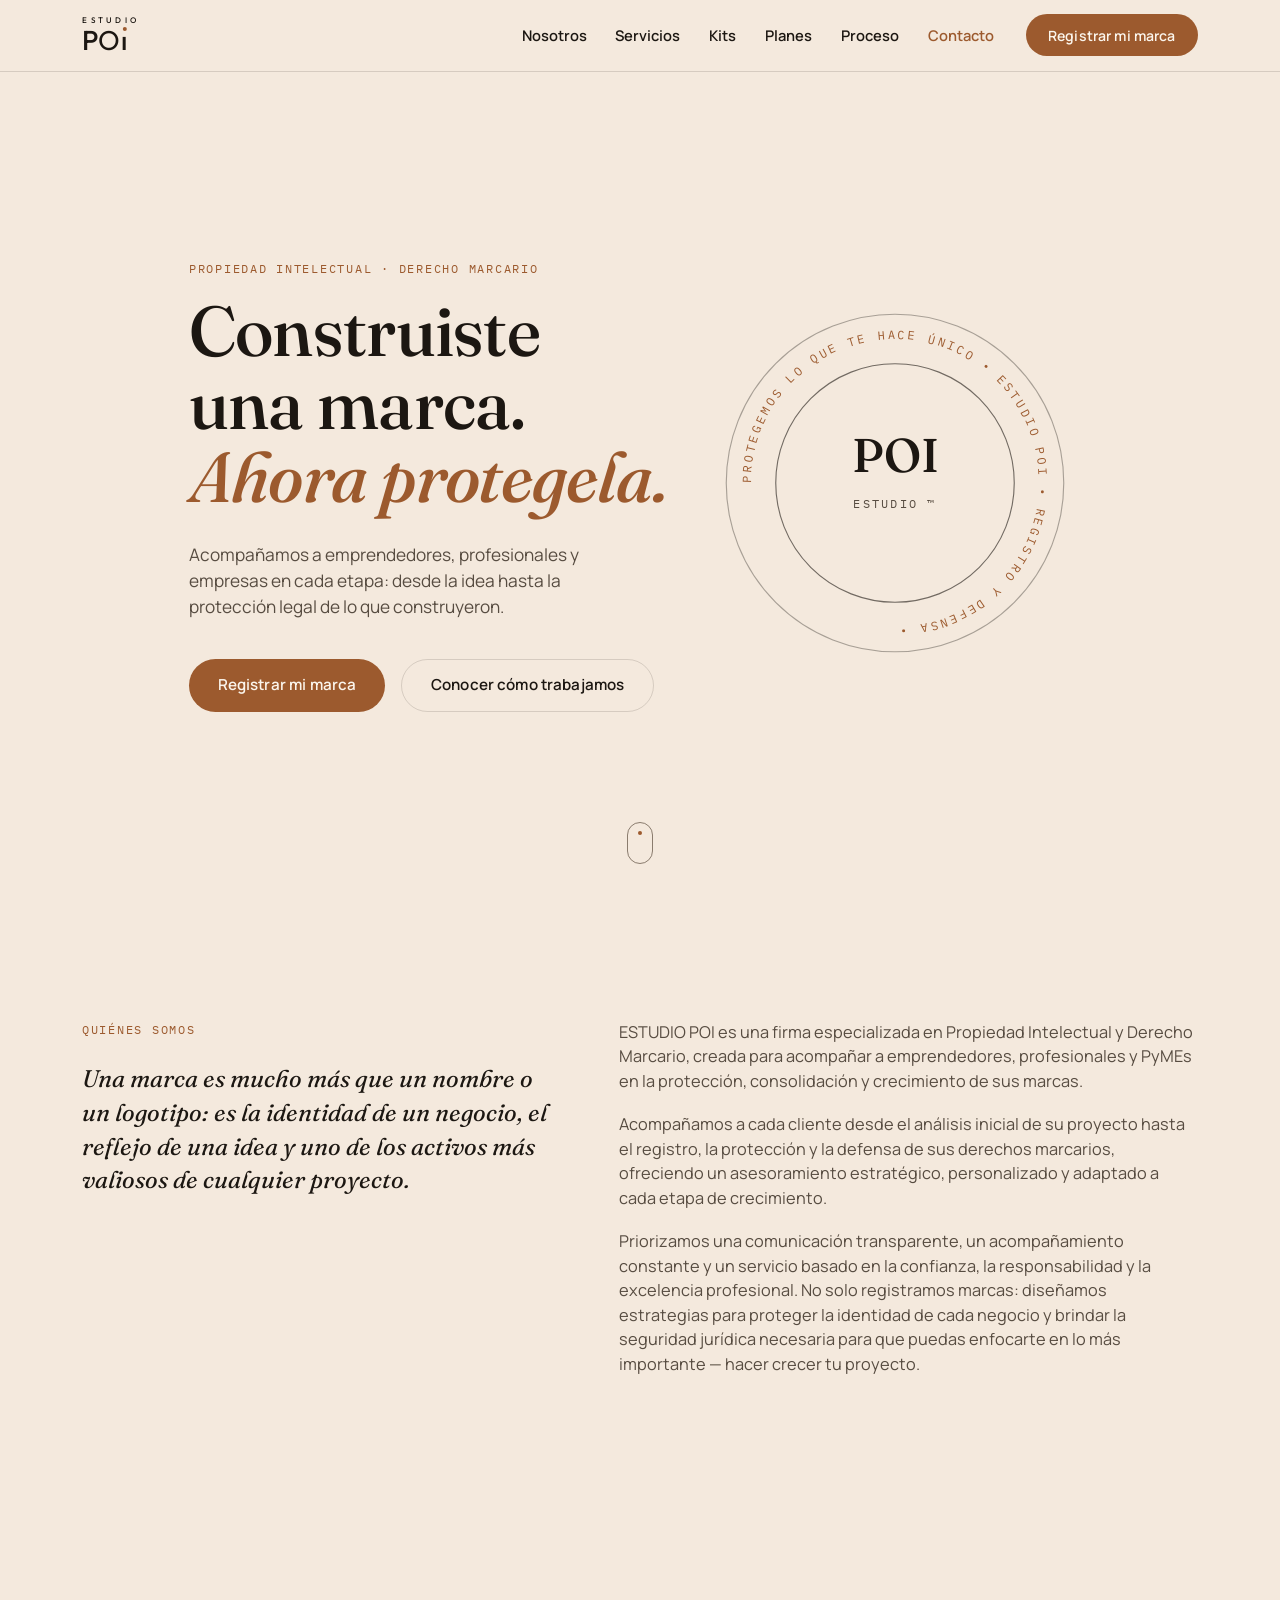
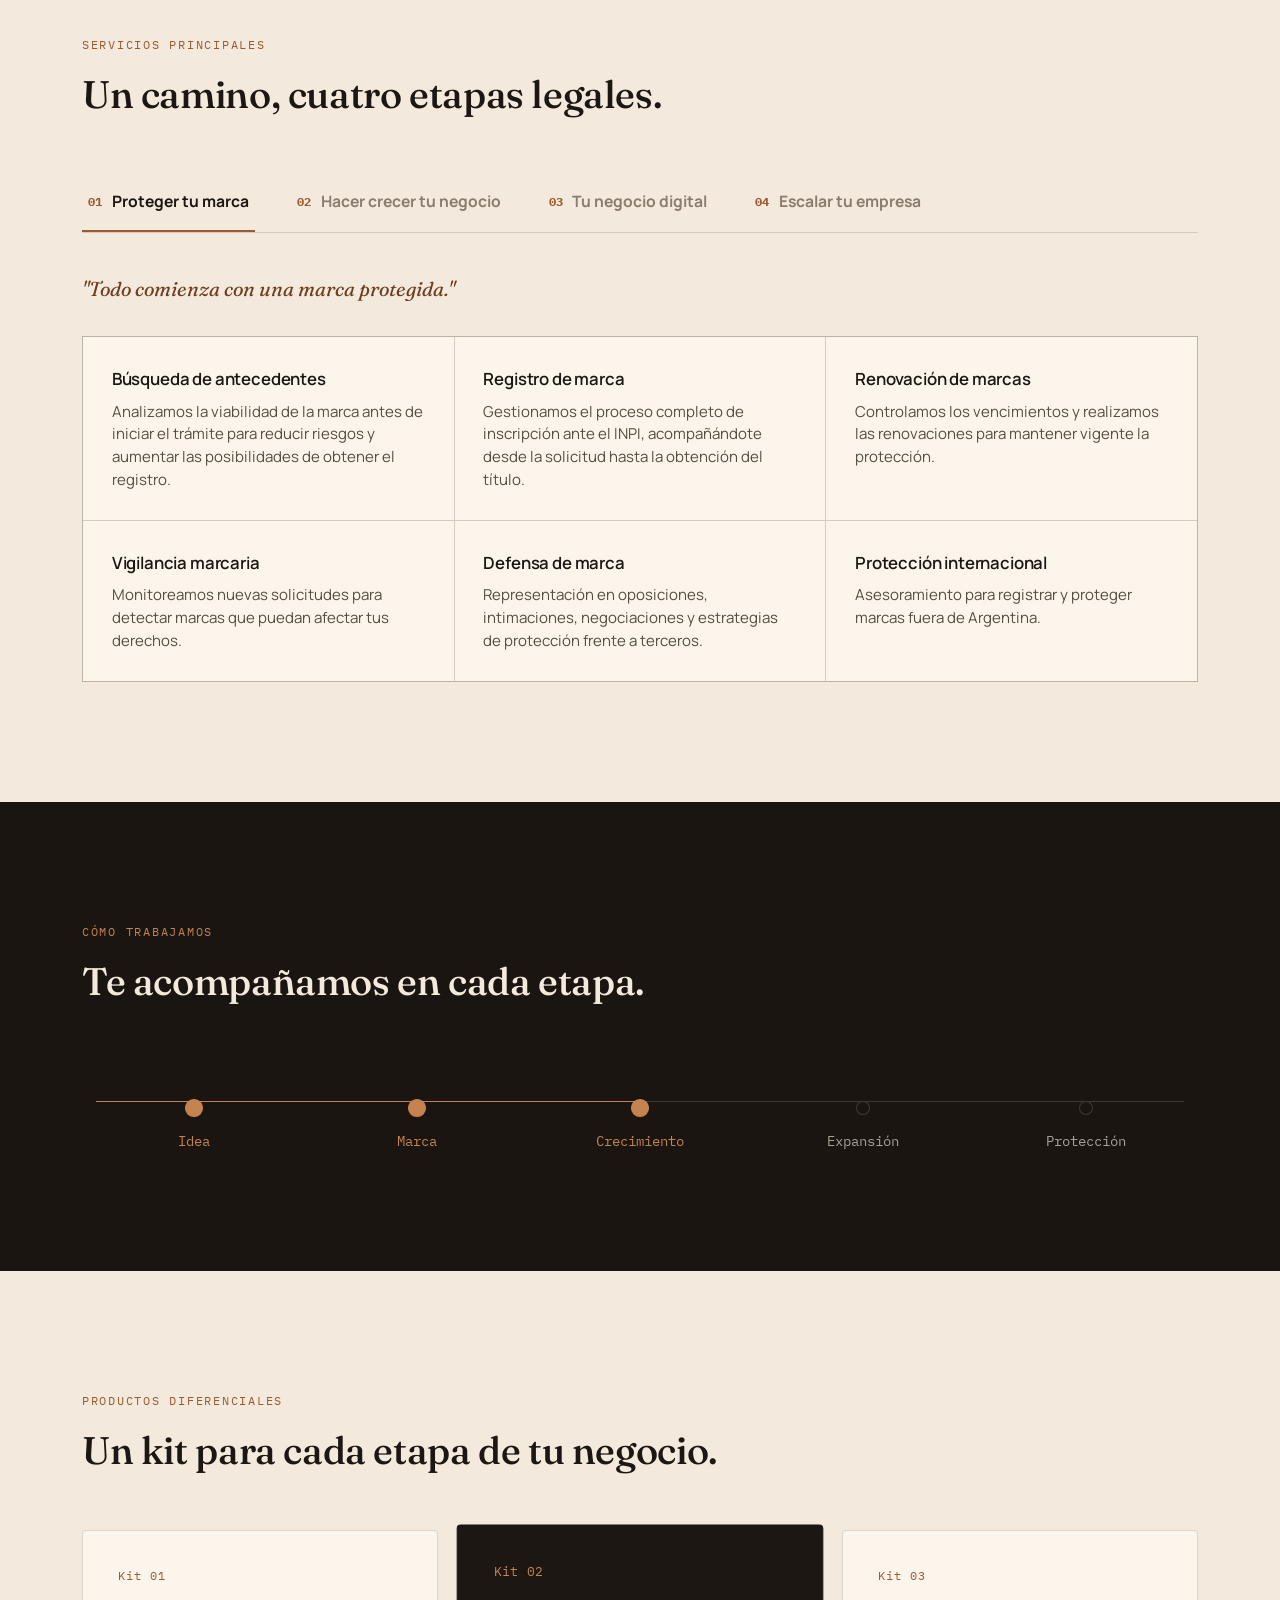
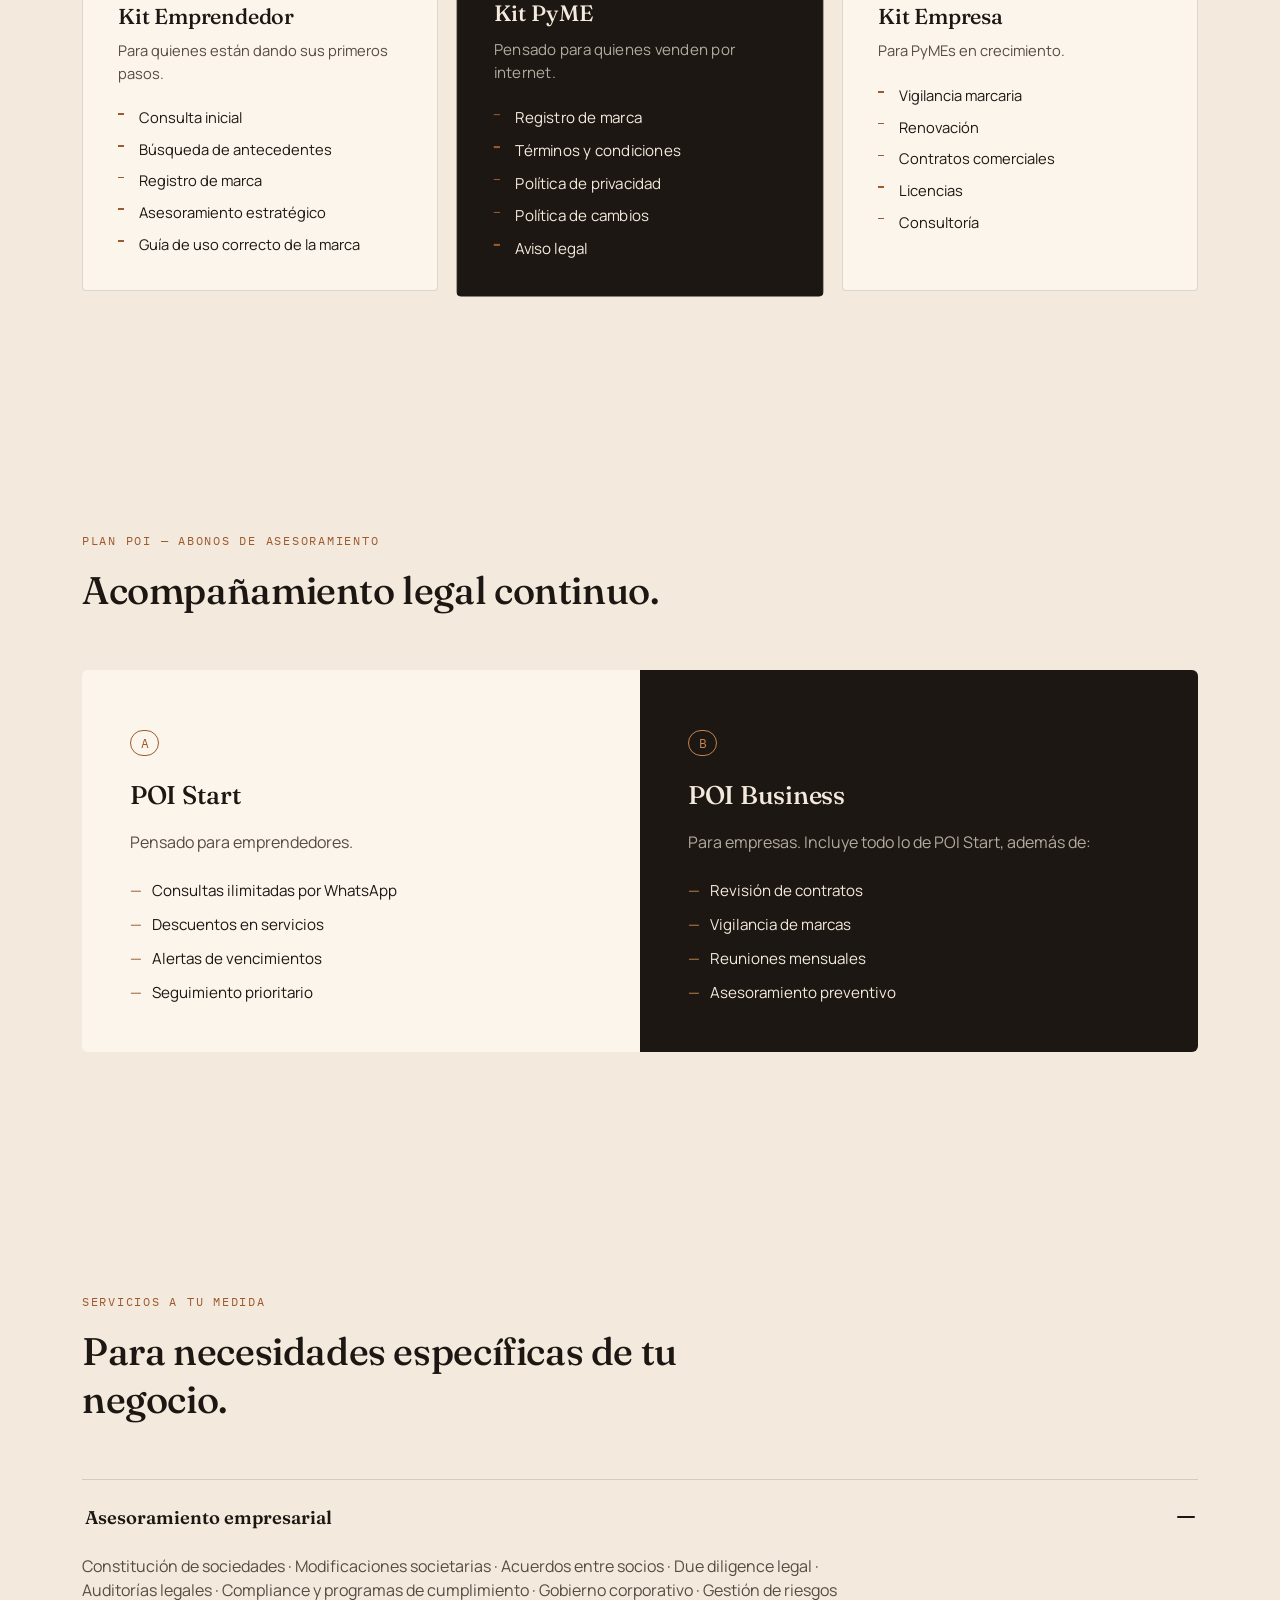
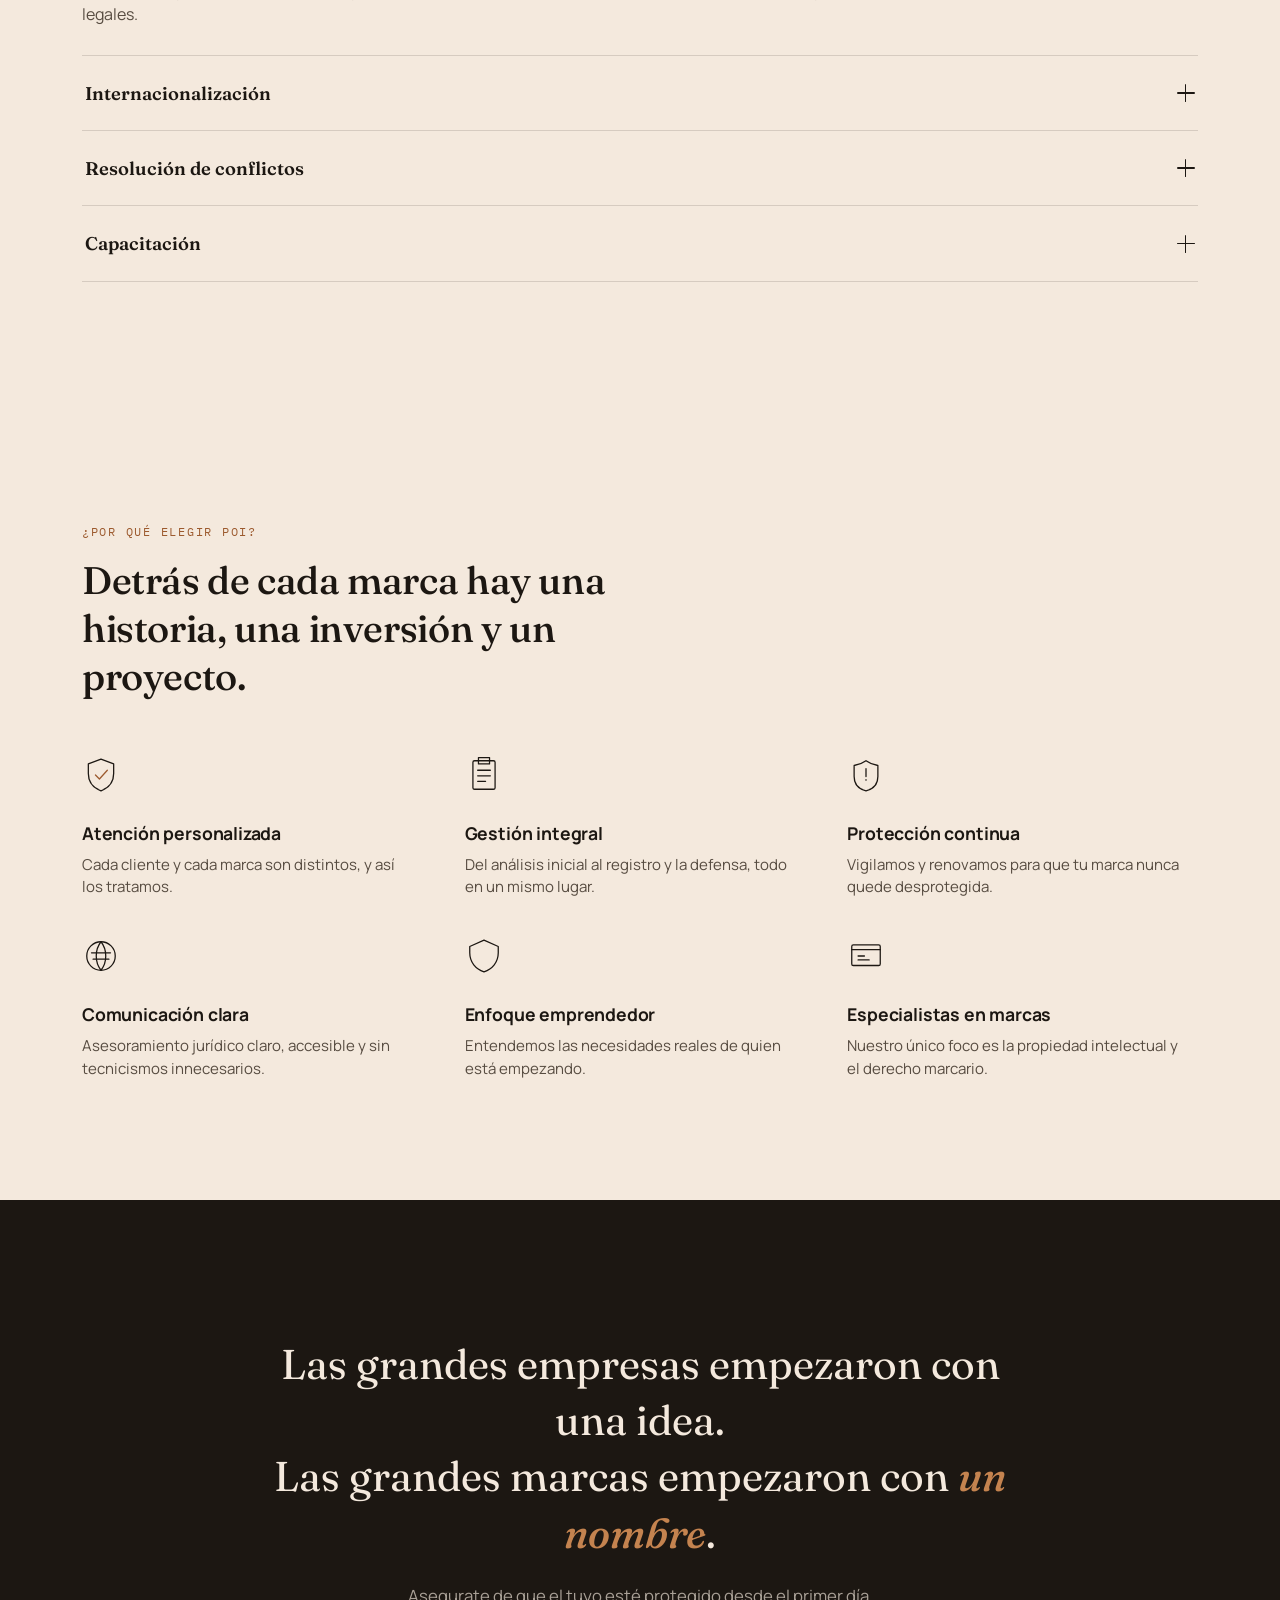
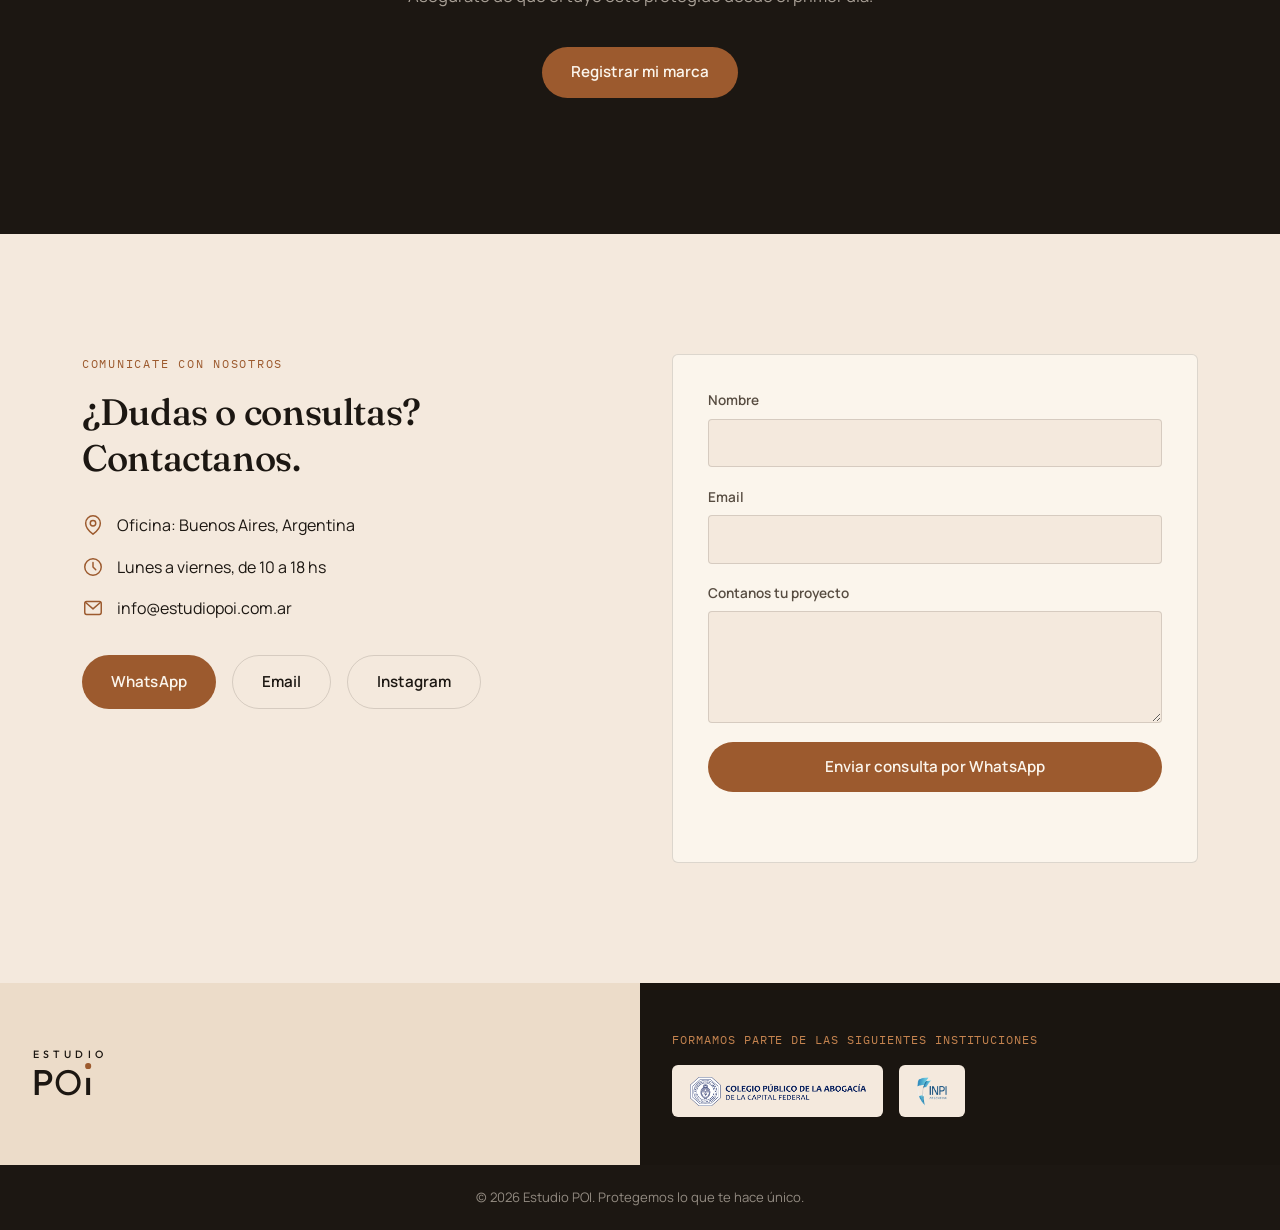
<file: index.html>
<!DOCTYPE html>
<html lang="es">
<head>
<meta charset="UTF-8">
<meta name="viewport" content="width=device-width, initial-scale=1.0">
<title>Estudio POI — Protegemos lo que te hace único</title>
<meta name="description" content="Estudio POI: firma especializada en Propiedad Intelectual y Derecho Marcario. Registro, defensa y estrategia legal para marcas, emprendimientos y empresas.">
<link rel="icon" href="assets/favicon.svg" type="image/svg+xml">
<link rel="preconnect" href="https://fonts.googleapis.com">
<link rel="preconnect" href="https://fonts.gstatic.com" crossorigin>
<link href="https://fonts.googleapis.com/css2?family=Fraunces:ital,opsz,wght@0,9..144,300;0,9..144,400;0,9..144,500;0,9..144,600;1,9..144,400;1,9..144,500&family=Manrope:wght@400;500;600;700;800&family=IBM+Plex+Mono:wght@400;500&family=Outfit:wght@400;500;600&display=swap" rel="stylesheet">
<link rel="stylesheet" href="styles.css">
</head>
<body>

<!-- ============ NAV ============ -->
<header class="nav" id="nav">
  <div class="nav__inner">
    <a href="#top" class="nav__brand" aria-label="Estudio POI">
      <span class="brand-mark brand-mark--nav">
        <span class="brand-mark__estudio">Estudio</span>
        <span class="brand-mark__poi">P<span class="brand-mark__o">O</span><span class="brand-mark__i">ı<i class="brand-mark__dot"></i></span></span>
      </span>
    </a>
    <nav class="nav__links" id="navLinks">
      <a href="#nosotros">Nosotros</a>
      <a href="#servicios">Servicios</a>
      <a href="#kits">Kits</a>
      <a href="#planes">Planes</a>
      <a href="#proceso">Proceso</a>
      <a href="#contacto">Contacto</a>
    </nav>
    <a href="#contacto" class="btn btn--copper nav__cta">Registrar mi marca</a>
    <button class="nav__burger" id="navBurger" aria-label="Abrir menú" aria-expanded="false">
      <span></span><span></span><span></span>
    </button>
  </div>
</header>

<main id="top">

  <!-- ============ HERO ============ -->
  <section class="hero">
    <div class="hero__grain" aria-hidden="true"></div>
    <div class="hero__inner">
      <div class="hero__copy">
        <p class="eyebrow">Propiedad Intelectual · Derecho Marcario</p>
        <h1 class="hero__title">
          Construiste<br>
          una marca.<br>
          <em>Ahora protegela.</em>
        </h1>
        <p class="hero__lede">Acompañamos a emprendedores, profesionales y empresas en cada etapa: desde la idea hasta la protección legal de lo que construyeron.</p>
        <div class="hero__actions">
          <a href="#contacto" class="btn btn--copper">Registrar mi marca</a>
          <a href="#nosotros" class="btn btn--ghost">Conocer cómo trabajamos</a>
        </div>
      </div>
      <div class="hero__seal-wrap">
        <div class="seal" id="hero-seal">
          <svg viewBox="0 0 320 320" class="seal__svg">
            <defs>
              <path id="sealCircleTop" d="M 160,160 m -128,0 a 128,128 0 1,1 256,0 a 128,128 0 1,1 -256,0"/>
            </defs>
            <circle class="seal__ring-outer" cx="160" cy="160" r="150"/>
            <circle class="seal__ring-inner" cx="160" cy="160" r="106"/>
            <text class="seal__text">
              <textPath href="#sealCircleTop" startOffset="0%">PROTEGEMOS LO QUE TE HACE ÚNICO • ESTUDIO POI • REGISTRO Y DEFENSA •</textPath>
            </text>
            <g class="seal__center">
              <text x="160" y="150" class="seal__poi">POI</text>
              <text x="160" y="182" class="seal__tm">ESTUDIO ™</text>
            </g>
          </svg>
          <div class="seal__stamp-ring" aria-hidden="true"></div>
        </div>
      </div>
    </div>
    <button class="scroll-cue" id="scrollCue" aria-label="Bajar a la siguiente sección">
      <span></span>
    </button>
  </section>

  <!-- ============ QUIENES SOMOS ============ -->
  <section class="section about" id="nosotros">
    <div class="section__inner about__grid">
      <div class="about__label reveal">
        <p class="eyebrow">Quiénes somos</p>
        <p class="about__quote">Una marca es mucho más que un nombre o un logotipo: es la identidad de un negocio, el reflejo de una idea y uno de los activos más valiosos de cualquier proyecto.</p>
      </div>
      <div class="about__body reveal">
        <p>ESTUDIO POI es una firma especializada en Propiedad Intelectual y Derecho Marcario, creada para acompañar a emprendedores, profesionales y PyMEs en la protección, consolidación y crecimiento de sus marcas.</p>
        <p>Acompañamos a cada cliente desde el análisis inicial de su proyecto hasta el registro, la protección y la defensa de sus derechos marcarios, ofreciendo un asesoramiento estratégico, personalizado y adaptado a cada etapa de crecimiento.</p>
        <p>Priorizamos una comunicación transparente, un acompañamiento constante y un servicio basado en la confianza, la responsabilidad y la excelencia profesional. No solo registramos marcas: diseñamos estrategias para proteger la identidad de cada negocio y brindar la seguridad jurídica necesaria para que puedas enfocarte en lo más importante — hacer crecer tu proyecto.</p>
      </div>
    </div>
  </section>

  <!-- ============ SERVICIOS PRINCIPALES ============ -->
  <section class="section services" id="servicios">
    <div class="section__inner">
      <div class="section__head reveal">
        <p class="eyebrow">Servicios principales</p>
        <h2>Un camino, cuatro etapas legales.</h2>
      </div>

      <div class="tabs reveal" id="serviceTabs">
        <div class="tabs__nav" role="tablist">
          <button class="tabs__btn is-active" data-tab="0" role="tab" aria-selected="true">
            <span class="tabs__num">01</span>
            <span class="tabs__label">Proteger tu marca</span>
          </button>
          <button class="tabs__btn" data-tab="1" role="tab" aria-selected="false">
            <span class="tabs__num">02</span>
            <span class="tabs__label">Hacer crecer tu negocio</span>
          </button>
          <button class="tabs__btn" data-tab="2" role="tab" aria-selected="false">
            <span class="tabs__num">03</span>
            <span class="tabs__label">Tu negocio digital</span>
          </button>
          <button class="tabs__btn" data-tab="3" role="tab" aria-selected="false">
            <span class="tabs__num">04</span>
            <span class="tabs__label">Escalar tu empresa</span>
          </button>
        </div>

        <div class="tabs__panels">
          <!-- 01 -->
          <div class="tabs__panel is-active" data-panel="0">
            <p class="tabs__intro">"Todo comienza con una marca protegida."</p>
            <div class="service-grid">
              <div class="service-item">
                <h3>Búsqueda de antecedentes</h3>
                <p>Analizamos la viabilidad de la marca antes de iniciar el trámite para reducir riesgos y aumentar las posibilidades de obtener el registro.</p>
              </div>
              <div class="service-item">
                <h3>Registro de marca</h3>
                <p>Gestionamos el proceso completo de inscripción ante el INPI, acompañándote desde la solicitud hasta la obtención del título.</p>
              </div>
              <div class="service-item">
                <h3>Renovación de marcas</h3>
                <p>Controlamos los vencimientos y realizamos las renovaciones para mantener vigente la protección.</p>
              </div>
              <div class="service-item">
                <h3>Vigilancia marcaria</h3>
                <p>Monitoreamos nuevas solicitudes para detectar marcas que puedan afectar tus derechos.</p>
              </div>
              <div class="service-item">
                <h3>Defensa de marca</h3>
                <p>Representación en oposiciones, intimaciones, negociaciones y estrategias de protección frente a terceros.</p>
              </div>
              <div class="service-item">
                <h3>Protección internacional</h3>
                <p>Asesoramiento para registrar y proteger marcas fuera de Argentina.</p>
              </div>
            </div>
          </div>

          <!-- 02 -->
          <div class="tabs__panel" data-panel="1">
            <p class="tabs__intro">"Cuando tu emprendimiento crece, también aparecen nuevos desafíos legales."</p>
            <div class="service-grid">
              <div class="service-item service-item--wide">
                <h3>Contratos comerciales</h3>
                <p>Diseñamos contratos adaptados a cada etapa del negocio: prestación de servicios, proveedores, acuerdos comerciales, freelancers, colaboraciones, influencers, distribución y representación comercial.</p>
              </div>
              <div class="service-item">
                <h3>Contratos de confidencialidad (NDA)</h3>
                <p>Protegé tus ideas, desarrollos, información y proyectos antes de compartirlos con terceros. Ideal para startups, programadores, agencias y empresas tecnológicas.</p>
              </div>
              <div class="service-item">
                <h3>Licencias de uso</h3>
                <p>Si querés permitir que terceros utilicen tu marca, desarrollamos contratos de licencia adaptados a tu negocio.</p>
              </div>
              <div class="service-item">
                <h3>Cesión de marca</h3>
                <p>Gestionamos la transferencia legal de marcas registradas entre personas o empresas.</p>
              </div>
            </div>
          </div>

          <!-- 03 -->
          <div class="tabs__panel" data-panel="2">
            <p class="tabs__intro">"El mundo digital también necesita respaldo legal."</p>
            <div class="service-grid">
              <div class="service-item">
                <h3>Términos y condiciones</h3>
                <p>Redactamos los términos legales para páginas web, plataformas y tiendas online.</p>
              </div>
              <div class="service-item">
                <h3>Política de privacidad</h3>
                <p>Adecuamos tu sitio web al tratamiento responsable de datos personales.</p>
              </div>
              <div class="service-item">
                <h3>Política de cambios y devoluciones</h3>
                <p>Especialmente pensada para e-commerce.</p>
              </div>
              <div class="service-item">
                <h3>Aviso legal</h3>
                <p>Toda la documentación jurídica necesaria para operar con transparencia.</p>
              </div>
              <div class="service-item service-item--wide">
                <h3>Asesoramiento para tiendas online</h3>
                <p>Acompañamos negocios digitales en el cumplimiento de la normativa aplicable: información obligatoria, derechos del consumidor, protección de datos, medios de pago, publicidad digital y comercio electrónico.</p>
              </div>
            </div>
          </div>

          <!-- 04 -->
          <div class="tabs__panel" data-panel="3">
            <p class="tabs__intro">"Cuando tu negocio deja de ser un emprendimiento y comienza a convertirse en una empresa."</p>
            <div class="service-grid">
              <div class="service-item service-item--wide">
                <h3>Franquicias</h3>
                <p>Asesoramiento integral para quienes desean expandir su modelo de negocio mediante franquicias: contrato de franquicia, manual legal, protección marcaria, licencias y estrategia de expansión.</p>
              </div>
            </div>
          </div>
        </div>
      </div>
    </div>
  </section>

  <!-- ============ PROCESO ============ -->
  <section class="section process" id="proceso">
    <div class="section__inner">
      <div class="section__head reveal">
        <p class="eyebrow eyebrow--light">Cómo trabajamos</p>
        <h2 class="light-heading">Te acompañamos en cada etapa.</h2>
      </div>
      <div class="stepper reveal" id="stepper">
        <div class="stepper__line"><div class="stepper__line-fill" id="stepperFill"></div></div>
        <div class="stepper__step" data-step="0">
          <span class="stepper__dot"></span>
          <span class="stepper__label">Idea</span>
        </div>
        <div class="stepper__step" data-step="1">
          <span class="stepper__dot"></span>
          <span class="stepper__label">Marca</span>
        </div>
        <div class="stepper__step" data-step="2">
          <span class="stepper__dot"></span>
          <span class="stepper__label">Crecimiento</span>
        </div>
        <div class="stepper__step" data-step="3">
          <span class="stepper__dot"></span>
          <span class="stepper__label">Expansión</span>
        </div>
        <div class="stepper__step stepper__step--final" data-step="4" id="finalStep">
          <span class="stepper__dot stepper__dot--stamp"></span>
          <span class="stepper__label">Protección</span>
        </div>
      </div>
    </div>
  </section>

  <!-- ============ KITS ============ -->
  <section class="section kits" id="kits">
    <div class="section__inner">
      <div class="section__head reveal">
        <p class="eyebrow">Productos diferenciales</p>
        <h2>Un kit para cada etapa de tu negocio.</h2>
      </div>
      <div class="kit-grid reveal">
        <article class="kit-card">
          <p class="kit-card__num">Kit 01</p>
          <h3>Kit Emprendedor</h3>
          <p class="kit-card__for">Para quienes están dando sus primeros pasos.</p>
          <ul>
            <li>Consulta inicial</li>
            <li>Búsqueda de antecedentes</li>
            <li>Registro de marca</li>
            <li>Asesoramiento estratégico</li>
            <li>Guía de uso correcto de la marca</li>
          </ul>
        </article>
        <article class="kit-card kit-card--featured">
          <p class="kit-card__num">Kit 02</p>
          <h3>Kit PyME</h3>
          <p class="kit-card__for">Pensado para quienes venden por internet.</p>
          <ul>
            <li>Registro de marca</li>
            <li>Términos y condiciones</li>
            <li>Política de privacidad</li>
            <li>Política de cambios</li>
            <li>Aviso legal</li>
          </ul>
        </article>
        <article class="kit-card">
          <p class="kit-card__num">Kit 03</p>
          <h3>Kit Empresa</h3>
          <p class="kit-card__for">Para PyMEs en crecimiento.</p>
          <ul>
            <li>Vigilancia marcaria</li>
            <li>Renovación</li>
            <li>Contratos comerciales</li>
            <li>Licencias</li>
            <li>Consultoría</li>
          </ul>
        </article>
      </div>
    </div>
  </section>

  <!-- ============ PLAN POI ============ -->
  <section class="section plans" id="planes">
    <div class="section__inner">
      <div class="section__head reveal">
        <p class="eyebrow">Plan POI — Abonos de asesoramiento</p>
        <h2>Acompañamiento legal continuo.</h2>
      </div>
      <div class="plan-split reveal">
        <div class="plan-card plan-card--light">
          <p class="plan-card__tag">A</p>
          <h3>POI Start</h3>
          <p class="plan-card__for">Pensado para emprendedores.</p>
          <ul>
            <li>Consultas ilimitadas por WhatsApp</li>
            <li>Descuentos en servicios</li>
            <li>Alertas de vencimientos</li>
            <li>Seguimiento prioritario</li>
          </ul>
        </div>
        <div class="plan-card plan-card--dark">
          <p class="plan-card__tag">B</p>
          <h3>POI Business</h3>
          <p class="plan-card__for">Para empresas. Incluye todo lo de POI Start, además de:</p>
          <ul>
            <li>Revisión de contratos</li>
            <li>Vigilancia de marcas</li>
            <li>Reuniones mensuales</li>
            <li>Asesoramiento preventivo</li>
          </ul>
        </div>
      </div>
    </div>
  </section>

  <!-- ============ SERVICIOS A MEDIDA ============ -->
  <section class="section custom-services">
    <div class="section__inner">
      <div class="section__head reveal">
        <p class="eyebrow">Servicios a tu medida</p>
        <h2>Para necesidades específicas de tu negocio.</h2>
      </div>
      <div class="accordion reveal" id="accordion">
        <div class="accordion__item is-open">
          <button class="accordion__trigger">
            <span>Asesoramiento empresarial</span>
            <span class="accordion__icon"></span>
          </button>
          <div class="accordion__panel">
            <p>Constitución de sociedades · Modificaciones societarias · Acuerdos entre socios · Due diligence legal · Auditorías legales · Compliance y programas de cumplimiento · Gobierno corporativo · Gestión de riesgos legales.</p>
          </div>
        </div>
        <div class="accordion__item">
          <button class="accordion__trigger">
            <span>Internacionalización</span>
            <span class="accordion__icon"></span>
          </button>
          <div class="accordion__panel">
            <p>Protección internacional de marcas · Gestión de portafolios internacionales · Coordinación con corresponsales extranjeros · Estrategias de protección de activos intangibles en distintos países.</p>
          </div>
        </div>
        <div class="accordion__item">
          <button class="accordion__trigger">
            <span>Resolución de conflictos</span>
            <span class="accordion__icon"></span>
          </button>
          <div class="accordion__panel">
            <p>Negociación · Mediación · Gestión de reclamos · Asistencia en procedimientos administrativos · Coordinación de litigios con estudios especializados.</p>
          </div>
        </div>
        <div class="accordion__item">
          <button class="accordion__trigger">
            <span>Capacitación</span>
            <span class="accordion__icon"></span>
          </button>
          <div class="accordion__panel">
            <p>Cursos y talleres para empresas · Capacitaciones en propiedad intelectual · Formación en compliance y protección de activos intangibles.</p>
          </div>
        </div>
      </div>
    </div>
  </section>

  <!-- ============ POR QUE ELEGIR POI ============ -->
  <section class="section why">
    <div class="section__inner">
      <div class="section__head reveal">
        <p class="eyebrow">¿Por qué elegir POI?</p>
        <h2>Detrás de cada marca hay una historia, una inversión y un proyecto.</h2>
      </div>
      <div class="why-grid reveal">
        <div class="why-card">
          <svg class="why-icon" viewBox="0 0 48 48"><path d="M24 4 8 10v12c0 11 7 18.5 16 22 9-3.5 16-11 16-22V10Z"/><path class="why-icon__check" d="m17 24 5 5 10-11"/></svg>
          <h3>Atención personalizada</h3>
          <p>Cada cliente y cada marca son distintos, y así los tratamos.</p>
        </div>
        <div class="why-card">
          <svg class="why-icon" viewBox="0 0 48 48"><rect x="10" y="6" width="28" height="36" rx="2"/><path d="M17 2h14v8H17z"/><path d="M16 18h16M16 25h16M16 32h10"/></svg>
          <h3>Gestión integral</h3>
          <p>Del análisis inicial al registro y la defensa, todo en un mismo lugar.</p>
        </div>
        <div class="why-card">
          <svg class="why-icon" viewBox="0 0 48 48"><path d="M24 6c-7 5-15 6-15 6v14c0 10 6.5 16 15 18 8.5-2 15-8 15-18V12s-8-1-15-6Z"/><path d="M24 16v10M24 30v.5"/></svg>
          <h3>Protección continua</h3>
          <p>Vigilamos y renovamos para que tu marca nunca quede desprotegida.</p>
        </div>
        <div class="why-card">
          <svg class="why-icon" viewBox="0 0 48 48"><circle cx="24" cy="24" r="18"/><path d="M12 20h24M14 28h20M24 6c4 5 6 11 6 18s-2 13-6 18M24 6c-4 5-6 11-6 18s2 13 6 18"/></svg>
          <h3>Comunicación clara</h3>
          <p>Asesoramiento jurídico claro, accesible y sin tecnicismos innecesarios.</p>
        </div>
        <div class="why-card">
          <svg class="why-icon" viewBox="0 0 48 48"><path d="M24 4 6 12v8c0 12 7.5 20.5 18 24 10.5-3.5 18-12 18-24v-8Z"/></svg>
          <h3>Enfoque emprendedor</h3>
          <p>Entendemos las necesidades reales de quien está empezando.</p>
        </div>
        <div class="why-card">
          <svg class="why-icon" viewBox="0 0 48 48"><rect x="6" y="10" width="36" height="26" rx="2"/><path d="M6 16h36M14 24h8M14 29h14"/></svg>
          <h3>Especialistas en marcas</h3>
          <p>Nuestro único foco es la propiedad intelectual y el derecho marcario.</p>
        </div>
      </div>
    </div>
  </section>

  <!-- ============ CIERRE ============ -->
  <section class="closing">
    <div class="closing__inner reveal">
      <p class="closing__quote">
        Las grandes empresas empezaron con una idea.<br>
        Las grandes marcas empezaron con <em>un nombre</em>.
      </p>
      <p class="closing__sub">Asegurate de que el tuyo esté protegido desde el primer día.</p>
      <a href="#contacto" class="btn btn--copper">Registrar mi marca</a>
    </div>
  </section>

  <!-- ============ CONTACTO ============ -->
  <section class="section contact" id="contacto">
    <div class="section__inner contact__grid">
      <div class="contact__info reveal">
        <p class="eyebrow">Comunicate con nosotros</p>
        <h2>¿Dudas o consultas?<br>Contactanos.</h2>
        <ul class="contact__list">
          <li>
            <span class="contact__icon">
              <svg viewBox="0 0 24 24"><path d="M12 2C7.6 2 4 5.6 4 10c0 6 8 12 8 12s8-6 8-12c0-4.4-3.6-8-8-8Z"/><circle cx="12" cy="10" r="3"/></svg>
            </span>
            <span>Oficina: Buenos Aires, Argentina</span>
          </li>
          <li>
            <span class="contact__icon">
              <svg viewBox="0 0 24 24"><circle cx="12" cy="12" r="9"/><path d="M12 7v5l3 3"/></svg>
            </span>
            <span>Lunes a viernes, de 10 a 18 hs</span>
          </li>
          <li>
            <span class="contact__icon">
              <svg viewBox="0 0 24 24"><rect x="3" y="5" width="18" height="14" rx="2"/><path d="m4 6 8 7 8-7"/></svg>
            </span>
            <span><a href="mailto:info@estudiopoi.com.ar">info@estudiopoi.com.ar</a></span>
          </li>
        </ul>
        <div class="contact__actions">
          <a href="https://wa.me/5491130169196" class="btn btn--copper" target="_blank" rel="noopener">WhatsApp</a>
          <a href="mailto:info@estudiopoi.com.ar" class="btn btn--ghost">Email</a>
          <a href="https://www.instagram.com/estudio_poi/" class="btn btn--ghost" target="_blank" rel="noopener">Instagram</a>
        </div>
      </div>
      <form class="contact__form reveal" id="contactForm">
        <label>
          <span>Nombre</span>
          <input type="text" name="nombre" required>
        </label>
        <label>
          <span>Email</span>
          <input type="email" name="email" required>
        </label>
        <label>
          <span>Contanos tu proyecto</span>
          <textarea name="mensaje" rows="4" required></textarea>
        </label>
        <button type="submit" class="btn btn--copper btn--full">Enviar consulta por WhatsApp</button>
        <p class="contact__form-note" id="formNote"></p>
      </form>
    </div>
  </section>

</main>

<!-- ============ FOOTER ============ -->
<footer class="footer">
  <div class="footer__split">
    <div class="footer__side footer__side--light">
      <span class="brand-mark brand-mark--footer">
        <span class="brand-mark__estudio">Estudio</span>
        <span class="brand-mark__poi">P<span class="brand-mark__o">O</span><span class="brand-mark__i">ı<i class="brand-mark__dot"></i></span></span>
      </span>
    </div>
    <div class="footer__side footer__side--dark">
      <p class="footer__institutions-label">Formamos parte de las siguientes instituciones</p>
      <div class="footer__institutions-logos">
        <span class="footer__institution-badge">
          <img src="assets/cpacf-logo.png" alt="Colegio Público de la Abogacía de la Capital Federal">
        </span>
        <span class="footer__institution-badge">
          <img src="assets/inpi-logo.png" alt="INPI Argentina">
        </span>
      </div>
    </div>
  </div>
  <div class="footer__bottom">
    <p>© <span id="year"></span> Estudio POI. Protegemos lo que te hace único.</p>
  </div>
</footer>

<script src="script.js"></script>
</body>
</html>
</file>
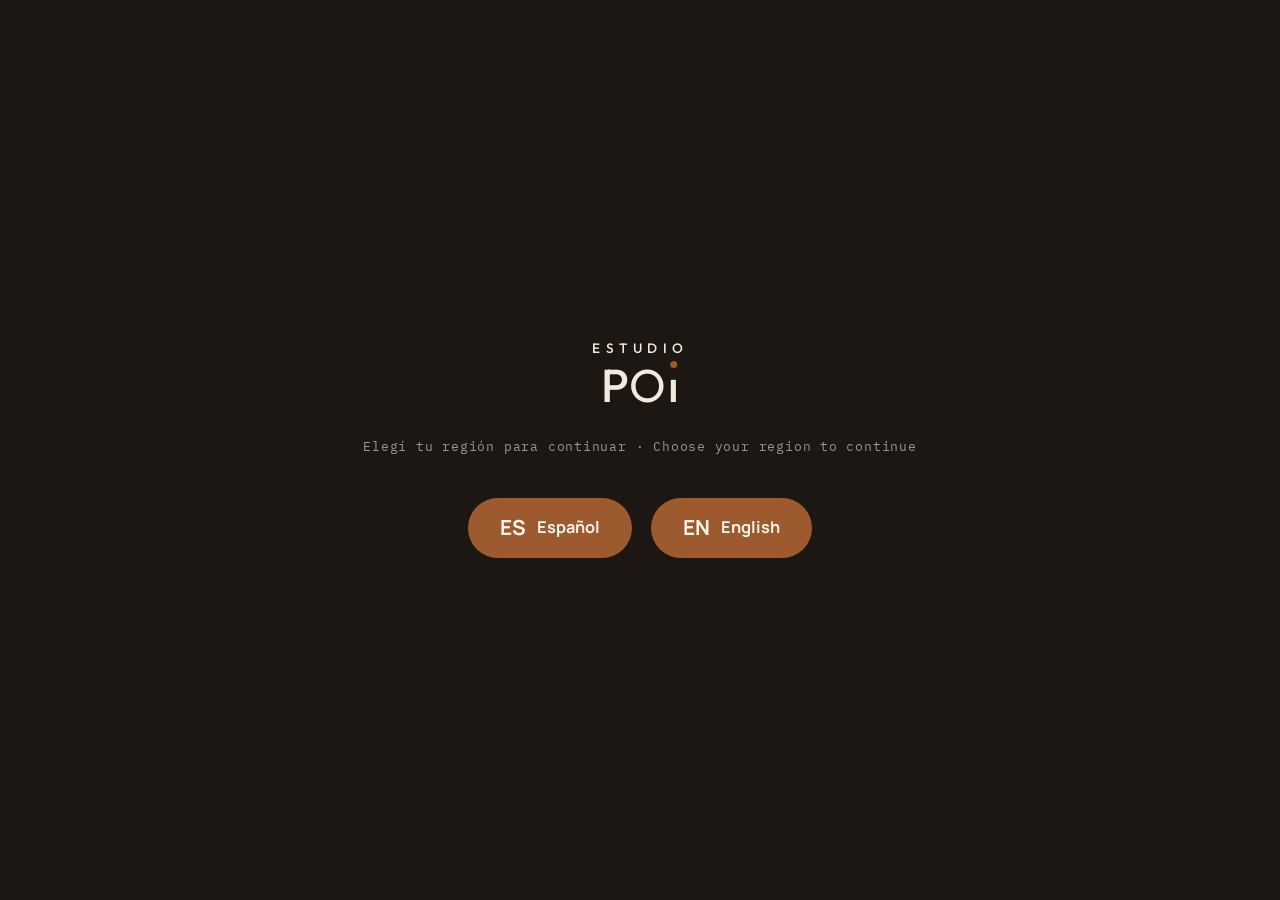
<file: repo/index.html>
<!DOCTYPE html>
<html lang="es">
<head>
<meta charset="UTF-8">
<meta name="viewport" content="width=device-width, initial-scale=1.0">
<title>Estudio POI — Propiedad Intelectual y Derecho Marcario</title>
<meta name="description" content="Estudio POI: firma especializada en Propiedad Intelectual y Derecho Marcario en Argentina y Estados Unidos.">
<link rel="icon" href="favicon.svg" type="image/svg+xml">
<link rel="preconnect" href="https://fonts.googleapis.com">
<link rel="preconnect" href="https://fonts.gstatic.com" crossorigin>
<link href="https://fonts.googleapis.com/css2?family=Fraunces:ital,opsz,wght@0,9..144,300;0,9..144,400;0,9..144,500;0,9..144,600;1,9..144,400;1,9..144,500&family=Manrope:wght@400;500;600;700;800&family=IBM+Plex+Mono:wght@400;500&family=Outfit:wght@400;500;600&display=swap" rel="stylesheet">
<link rel="stylesheet" href="styles.css">
</head>
<body class="country-select-body">

<main class="country-select">
  <div class="country-select__grain" aria-hidden="true"></div>
  <div class="country-select__inner">
    <span class="brand-mark brand-mark--select">
      <span class="brand-mark__estudio">Estudio</span>
      <span class="brand-mark__poi">P<span class="brand-mark__o">O</span><span class="brand-mark__i">ı<i class="brand-mark__dot"></i></span></span>
    </span>
    <p class="country-select__tagline">Elegí tu región para continuar · Choose your region to continue</p>

    <div class="country-select__options">
      <a href="argentina.html" class="country-select__option">
        <span class="country-select__flag" aria-hidden="true">ES</span>
        <span class="country-select__label">Español</span>
      </a>
      <a href="estados-unidos.html" class="country-select__option">
        <span class="country-select__flag" aria-hidden="true">EN</span>
        <span class="country-select__label">English</span>
      </a>
    </div>
  </div>
</main>

</body>
</html>
</file>
<file: styles.css>
/* =================================================================
   ESTUDIO POI — Design tokens
   ================================================================= */
:root{
  --cream:        #F4E9DD;
  --cream-deep:   #ECDCC9;
  --paper:        #FBF5EC;
  --ink:          #1C1712;
  --ink-soft:     #574C41;
  --ink-faint:    #8A7C6E;
  --copper:       #9C5A2E;
  --copper-light: #C4834F;
  --copper-deep:  #6E3D1D;
  --panel:        #1A1510;
  --panel-soft:   #2A231C;
  --line:         rgba(28,23,18,0.14);
  --line-dark:    rgba(244,233,221,0.16);

  --serif: "Fraunces", Georgia, serif;
  --sans:  "Manrope", -apple-system, BlinkMacSystemFont, "Segoe UI", sans-serif;
  --mono:  "IBM Plex Mono", ui-monospace, monospace;

  --container: 1180px;
  --ease: cubic-bezier(.22,.61,.36,1);
}

*,*::before,*::after{ box-sizing: border-box; }
html{ scroll-behavior: smooth; }
@media (prefers-reduced-motion: reduce){
  html{ scroll-behavior: auto; }
  *,*::before,*::after{ animation-duration: 0.001ms !important; animation-iteration-count: 1 !important; transition-duration: 0.001ms !important; }
}

body{
  margin:0;
  font-family: var(--sans);
  background: var(--cream);
  color: var(--ink);
  -webkit-font-smoothing: antialiased;
  line-height: 1.5;
}

img{ max-width:100%; display:block; }
a{ color:inherit; text-decoration:none; }
ul{ list-style:none; margin:0; padding:0; }
button{ font-family:inherit; cursor:pointer; background:none; border:none; color:inherit; }
input,textarea{ font-family:inherit; }

.eyebrow{
  font-family: var(--mono);
  font-size: 0.78rem;
  letter-spacing: 0.14em;
  text-transform: uppercase;
  color: var(--copper);
  margin: 0 0 1rem;
}
.eyebrow--light{ color: var(--copper-light); }

h1,h2,h3{
  font-family: var(--serif);
  font-weight: 500;
  color: var(--ink);
  margin: 0;
  letter-spacing: -0.01em;
}
em{ font-style: italic; color: var(--copper); font-weight: 500; }

/* =================================================================
   TAGLINE DE ESPECIALIDAD
   ================================================================= */
.practice-tagline{ padding: 4.6rem 0; border-bottom: 1px solid var(--line); }
.practice-tagline__title{
  font-family: var(--serif); font-weight: 700;
  font-size: clamp(1.6rem, 3.4vw, 2.6rem); line-height: 1.2;
  color: var(--ink); max-width: 900px; margin: 0 0 1rem;
}
.practice-tagline__subtitle{
  font-family: var(--sans); font-weight: 400;
  font-size: clamp(1rem, 1.6vw, 1.2rem); color: var(--ink-soft);
  max-width: 700px; margin: 0 0 1.4rem;
}
.practice-tagline__areas{
  font-size: 0.92rem; color: var(--ink-faint); line-height: 1.9;
}

.section{ padding: 7.5rem 0; }
.section__inner{ max-width: var(--container); margin: 0 auto; padding: 0 2rem; }
.section__head{ max-width: 640px; margin-bottom: 3.5rem; }
.section__head h2{ font-size: clamp(1.8rem, 3vw, 2.5rem); line-height: 1.25; }
.light-heading{ color: var(--cream); }

/* Buttons */
.btn{
  display: inline-flex;
  align-items: center;
  justify-content: center;
  padding: 0.9rem 1.8rem;
  border-radius: 100px;
  font-size: 0.95rem;
  font-weight: 600;
  letter-spacing: 0.01em;
  transition: transform 0.35s var(--ease), box-shadow 0.35s var(--ease), background 0.25s ease, color 0.25s ease;
  white-space: nowrap;
}
.btn--copper{ background: var(--copper); color: var(--paper); }
.btn--copper:hover{ background: var(--copper-deep); transform: translateY(-2px); box-shadow: 0 10px 24px rgba(110,61,29,0.28); }
.btn--ghost{ background: transparent; color: var(--ink); border: 1.5px solid var(--line); }
.btn--ghost:hover{ border-color: var(--ink); transform: translateY(-2px); }
.btn--full{ width:100%; }

/* =================================================================
   BRAND MARK (typographic logo — replaces raster image)
   ================================================================= */
.brand-mark{
  display:flex; flex-direction:column; align-items:flex-start;
  font-family: "Outfit", var(--sans);
  color: var(--ink);
  line-height: 1;
  user-select: none;
}
.brand-mark__estudio{
  font-size: 0.62em;
  font-weight: 500;
  letter-spacing: 0.4em;
  text-transform: uppercase;
  color: currentColor;
  margin-bottom: 0.4em;
  margin-left: 0.05em;
}
.brand-mark__poi{
  display: inline-flex;
  align-items: baseline;
  font-size: 2.1em;
  font-weight: 500;
  letter-spacing: 0.01em;
}
.brand-mark__o{ font-weight: 400; }
.brand-mark__i{
  position: relative;
  display: inline-block;
  margin-left: 0.03em;
}
.brand-mark__dot{
  position: absolute;
  top: -0.02em;
  left: 50%;
  transform: translateX(-50%);
  width: 0.16em;
  height: 0.16em;
  border-radius: 50%;
  background: var(--copper);
  font-style: normal;
}
.brand-mark--nav{ font-size: 13px; }
.brand-mark--footer{ font-size: 17px; }

/* =================================================================
   NAV
   ================================================================= */
.nav{
  position: sticky; top:0; z-index: 100;
  background: rgba(244,233,221,0.82);
  backdrop-filter: blur(10px);
  border-bottom: 1px solid var(--line);
}
.nav__inner{
  max-width: var(--container); margin:0 auto; padding: 0.9rem 2rem;
  display:flex; align-items:center; gap: 2rem;
}
.nav__brand{ margin-right: auto; }
.nav__links{ display:flex; gap: 1.8rem; font-size: 0.92rem; font-weight:600; }
.nav__links a{ position:relative; padding: 0.2rem 0; }
.nav__links a::after{
  content:''; position:absolute; left:0; right:100%; bottom:-2px; height:1.5px;
  background: var(--copper); transition: right 0.3s var(--ease);
}
.nav__links a:hover::after{ right:0; }
.nav__cta{ padding: 0.65rem 1.4rem; font-size:0.88rem; }
.nav__burger{ display:none; flex-direction:column; gap:5px; width:26px; }
.nav__burger span{ height:2px; background:var(--ink); border-radius:2px; transition: transform .3s var(--ease), opacity .3s var(--ease); }

@media (max-width: 900px){
  .nav__links{
    position:fixed; top: 62px; left:0; right:0;
    height: 100vh;
    height: 100dvh;
    z-index: 150;
    background: var(--cream);
    flex-direction:column; padding: 2rem 2rem 4rem; gap: 1.4rem; font-size: 1.15rem;
    overflow-y: auto;
    -webkit-overflow-scrolling: touch;
    transform: translateY(-8px); opacity:0; pointer-events:none;
    transition: opacity .3s var(--ease), transform .3s var(--ease);
  }
  .nav__links.is-open{ opacity:1; transform:translateY(0); pointer-events:auto; }
  .nav__cta{ display:none; }
  .nav__burger{ display:flex; }
  .nav__burger.is-open span:nth-child(1){ transform: translateY(7px) rotate(45deg); }
  .nav__burger.is-open span:nth-child(2){ opacity:0; }
  .nav__burger.is-open span:nth-child(3){ transform: translateY(-7px) rotate(-45deg); }
}

body.nav-open{ overflow: hidden; }

/* =================================================================
   HERO
   ================================================================= */
.hero{
  position: relative;
  min-height: 92vh;
  display:flex; align-items:center;
  overflow: hidden;
}
.hero__grain{
  position:absolute; inset:0; pointer-events:none; opacity: 0.5;
  background-image: radial-gradient(var(--line) 0.6px, transparent 0.6px);
  background-size: 18px 18px;
  mask-image: radial-gradient(ellipse at 70% 40%, black, transparent 70%);
}
.hero__inner{
  max-width: var(--container); margin: 0 auto; padding: 4rem 2rem;
  display:grid; grid-template-columns: 1.1fr 0.9fr; align-items:center; gap: 2rem;
  position:relative; z-index:1;
}
.hero__title{
  font-size: clamp(2.6rem, 5.6vw, 4.4rem);
  line-height: 1.04;
  font-weight: 500;
}
.hero__lede{
  max-width: 440px; margin: 1.8rem 0 2.4rem;
  color: var(--ink-soft); font-size: 1.08rem;
}
.hero__actions{ display:flex; gap: 1rem; flex-wrap:wrap; }

.hero__seal-wrap{ display:flex; justify-content:center; align-items:center; }
.seal{ position:relative; width: min(360px, 80vw); aspect-ratio:1; }
.seal__svg{ width:100%; height:100%; }
.seal__ring-outer, .seal__ring-inner{ fill:none; stroke: var(--ink); }
.seal__ring-outer{ stroke-width:1; opacity:0.35; }
.seal__ring-inner{ stroke-width:1; opacity:0.6; }
.seal__text{
  font-family: var(--mono); font-size: 10.6px; letter-spacing: 2.6px;
  fill: var(--copper); text-transform: uppercase;
}
.seal__poi{
  font-family: var(--serif); font-size: 42px; font-weight:500;
  text-anchor:middle; fill: var(--ink);
}
.seal__tm{
  font-family: var(--mono); font-size: 11px; letter-spacing:2px;
  text-anchor:middle; fill: var(--ink-soft);
}
.seal__center, .seal__text{ transform-origin: 160px 160px; }
.seal__text{ animation: seal-rotate 40s linear infinite; }
.seal__stamp-ring{
  position:absolute; inset:-6%; border-radius:50%;
  border: 2px solid var(--copper);
  opacity:0; transform: scale(1.5);
}

@keyframes seal-rotate{ to{ transform: rotate(360deg); } }

/* stamp entrance, played once via JS class */
.seal.is-stamping .seal__svg{ animation: stamp-drop 0.9s var(--ease) both; }
.seal.is-stamping .seal__stamp-ring{ animation: stamp-ring 0.9s var(--ease) both; }
@keyframes stamp-drop{
  0%{ transform: translateY(-26px) scale(1.14) rotate(-6deg); opacity:0; filter: blur(3px); }
  55%{ transform: translateY(4px) scale(0.98) rotate(1deg); opacity:1; filter: blur(0); }
  75%{ transform: translateY(-2px) scale(1.01) rotate(0deg); }
  100%{ transform: translateY(0) scale(1) rotate(0deg); }
}
@keyframes stamp-ring{
  0%{ opacity:0; transform: scale(1); }
  50%{ opacity:0; }
  58%{ opacity:0.55; transform: scale(1); }
  100%{ opacity:0; transform: scale(1.5); }
}

.scroll-cue{
  position:absolute; bottom: 2.2rem; left:50%; transform:translateX(-50%);
  width: 26px; height: 42px; border: 1.5px solid var(--ink-faint); border-radius: 20px;
}
.scroll-cue span{
  position:absolute; top:8px; left:50%; width:4px; height:4px; margin-left:-2px;
  background: var(--copper); border-radius:50%;
  animation: cue 1.8s ease-in-out infinite;
}
@keyframes cue{ 0%{ transform:translateY(0); opacity:1; } 70%{ opacity:0; } 100%{ transform:translateY(16px); opacity:0; } }

@media (max-width: 860px){
  .hero__inner{ grid-template-columns: 1fr; text-align:left; }
  .hero__seal-wrap{ order:-1; margin-bottom:1rem; }
  .seal{ width: min(240px, 60vw); }
}

/* =================================================================
   REVEAL ON SCROLL
   ================================================================= */
.reveal{ opacity:0; transform: translateY(22px); transition: opacity 0.7s var(--ease), transform 0.7s var(--ease); }
.reveal.is-visible{ opacity:1; transform:none; }

/* =================================================================
   ABOUT
   ================================================================= */
.about__grid{
  display:grid; grid-template-columns: 0.9fr 1.1fr; gap: 4rem;
}
.about__quote{
  font-family: var(--serif); font-size: 1.5rem; line-height:1.4;
  color: var(--ink); font-style: italic;
}
.about__body p{ color: var(--ink-soft); margin: 0 0 1.2rem; font-size:1.02rem; }
@media (max-width: 860px){ .about__grid{ grid-template-columns: 1fr; gap:2rem; } }

/* =================================================================
   SERVICE TABS
   ================================================================= */
.tabs__nav{
  display:flex; flex-wrap:wrap; gap: 0.6rem 0.6rem;
  border-bottom: 1px solid var(--line);
  margin-bottom: 2.6rem;
}
.tabs__btn{
  display:flex; align-items:center; gap:0.6rem;
  padding: 1rem 0.4rem 1.1rem; margin-right: 1.6rem;
  border-bottom: 2px solid transparent;
  font-size: 0.98rem; font-weight: 700; color: var(--ink-faint);
  transition: color .25s ease, border-color .25s ease;
}
.tabs__num{ font-family: var(--mono); font-size:0.78rem; color: var(--copper); }
.tabs__btn.is-active{ color: var(--ink); border-color: var(--copper); }
.tabs__btn:hover{ color: var(--ink); }

.tabs__panel{ display:none; }
.tabs__panel.is-active{ display:block; animation: panel-in 0.5s var(--ease); }
@keyframes panel-in{ from{ opacity:0; transform: translateY(10px); } to{ opacity:1; transform:none; } }

.tabs__intro{
  font-family: var(--serif); font-style:italic; font-size:1.25rem;
  color: var(--copper-deep); margin: 0 0 2rem;
}
.service-grid{
  display:grid; grid-template-columns: repeat(3, 1fr); gap: 1px;
  background: var(--line); border: 1px solid var(--line);
}
.service-item{
  background: var(--paper); padding: 1.8rem;
  transition: background .3s ease;
}
.service-item:hover{ background: var(--cream-deep); }
.service-item--wide{ grid-column: span 2; }
.service-item h3{ font-size: 1.05rem; margin-bottom: 0.6rem; font-weight:600; font-family: var(--sans); }
.service-item p{ color: var(--ink-soft); font-size: 0.94rem; margin:0; }

@media (max-width: 760px){
  .service-grid{ grid-template-columns: 1fr; }
  .service-item--wide{ grid-column: span 1; }
}

/* =================================================================
   PROCESS / STEPPER
   ================================================================= */
.process{ background: var(--panel); }
.stepper{
  position:relative; display:flex; justify-content:space-between;
  padding-top: 2.5rem;
}
.stepper__line{
  position:absolute; top: 2.5rem; left: 14px; right:14px; height:1px;
  background: var(--line-dark);
}
.stepper__line-fill{
  position:absolute; left:0; top:0; height:100%; width:0%;
  background: var(--copper-light);
  transition: width 1.4s var(--ease);
}
.stepper__step{
  position:relative; display:flex; flex-direction:column; align-items:center; gap:1rem;
  flex:1; z-index:1;
}
.stepper__dot{
  width: 14px; height:14px; border-radius:50%;
  background: var(--panel); border: 1.5px solid var(--line-dark);
  transition: background .4s ease, border-color .4s ease, transform .4s ease;
}
.stepper__step.is-active .stepper__dot{ background: var(--copper-light); border-color: var(--copper-light); transform: scale(1.3); }
.stepper__label{ font-family: var(--mono); font-size: 0.85rem; color: var(--cream); opacity:0.65; text-align:center; }
.stepper__step.is-active .stepper__label{ opacity:1; color: var(--copper-light); }

.stepper__dot--stamp{ position:relative; }
.stepper__step--final.is-stamped .stepper__dot--stamp{
  animation: dot-stamp 0.6s var(--ease) both;
}
@keyframes dot-stamp{
  0%{ transform: scale(0.6); }
  55%{ transform: scale(1.7); }
  100%{ transform: scale(1.3); }
}

@media (max-width: 700px){
  .stepper{ flex-wrap:wrap; row-gap: 2.2rem; }
  .stepper__line{ display:none; }
  .stepper__step{ flex: 0 0 33%; }
}

/* =================================================================
   KITS
   ================================================================= */
.kit-grid{ display:grid; grid-template-columns: repeat(3,1fr); gap: 1.5rem; }
.kit-card{
  background: var(--paper); border: 1px solid var(--line);
  border-radius: 4px; padding: 2.2rem;
  transition: transform .4s var(--ease), box-shadow .4s var(--ease), border-color .4s ease;
}
.kit-card:hover{ transform: translateY(-6px); box-shadow: 0 20px 40px rgba(28,23,18,0.08); }
.kit-card__num{ font-family: var(--mono); font-size:0.78rem; color: var(--copper); letter-spacing:0.08em; margin:0 0 1rem; }
.kit-card h3{ font-size:1.35rem; margin-bottom: 0.4rem; }
.kit-card__for{ color: var(--ink-soft); font-size:0.92rem; margin: 0 0 1.4rem; }
.kit-card ul{ display:flex; flex-direction:column; gap:0.6rem; }
.kit-card li{ font-size:0.92rem; padding-left: 1.3rem; position:relative; }
.kit-card li::before{
  content:''; position:absolute; left:0; top:0.5em; width:6px; height:1.5px; background: var(--copper);
}
.kit-card--featured{
  background: var(--ink); border-color: var(--ink); color: var(--cream);
  transform: scale(1.03);
}
.kit-card--featured .kit-card__for{ color: rgba(244,233,221,0.7); }
.kit-card--featured h3{ color: var(--cream); }
.kit-card--featured .kit-card__num{ color: var(--copper-light); }
.kit-card--featured:hover{ transform: scale(1.03) translateY(-6px); }

@media (max-width: 900px){
  .kit-grid{ grid-template-columns:1fr; }
  .kit-card--featured{ transform:none; order:-1; }
  .kit-card--featured:hover{ transform: translateY(-6px); }
}

/* =================================================================
   PLANS (PLAN POI)
   ================================================================= */
.plan-split{ display:grid; grid-template-columns: 1fr 1fr; border-radius:6px; overflow:hidden; }
.plan-card{ padding: 3rem; }
.plan-card--light{ background: var(--paper); }
.plan-card--dark{ background: var(--ink); color: var(--cream); }
.plan-card__tag{
  font-family: var(--mono); font-size:0.8rem; color: var(--copper);
  border: 1px solid var(--copper); display:inline-block; padding: 0.15rem 0.6rem; border-radius:100px;
  margin-bottom:1.2rem;
}
.plan-card--dark .plan-card__tag{ color: var(--copper-light); border-color: var(--copper-light); }
.plan-card h3{ font-size:1.6rem; margin-bottom:0.5rem; }
.plan-card--dark h3{ color: var(--cream); }
.plan-card__for{ color: var(--ink-soft); margin-bottom:1.6rem; }
.plan-card--dark .plan-card__for{ color: rgba(244,233,221,0.7); }
.plan-card ul{ display:flex; flex-direction:column; gap:0.7rem; }
.plan-card li{ font-size:0.95rem; padding-left:1.4rem; position:relative; }
.plan-card li::before{ content:'—'; position:absolute; left:0; color: var(--copper); }
.plan-card--dark li::before{ color: var(--copper-light); }

@media (max-width: 760px){ .plan-split{ grid-template-columns:1fr; } }

/* =================================================================
   CUSTOM SERVICES / ACCORDION
   ================================================================= */
.accordion__item{ border-bottom: 1px solid var(--line); }
.accordion__item:first-child{ border-top: 1px solid var(--line); }
.accordion__trigger{
  width:100%; display:flex; justify-content:space-between; align-items:center;
  padding: 1.6rem 0.2rem; font-size: 1.15rem; font-weight:600; text-align:left;
  font-family: var(--serif);
}
.accordion__icon{ position:relative; width:18px; height:18px; flex-shrink:0; }
.accordion__icon::before, .accordion__icon::after{
  content:''; position:absolute; background: var(--ink); border-radius:2px;
  transition: transform 0.35s var(--ease);
}
.accordion__icon::before{ top:8px; left:0; width:18px; height:1.5px; }
.accordion__icon::after{ top:0; left:8px; width:1.5px; height:18px; }
.accordion__item.is-open .accordion__icon::after{ transform: rotate(90deg); opacity:0; }
.accordion__panel{
  max-height:0; overflow:hidden;
  transition: max-height 0.5s var(--ease), padding 0.5s var(--ease);
}
.accordion__item.is-open .accordion__panel{ max-height: 220px; padding-bottom: 1.8rem; }
.accordion__panel p{ color: var(--ink-soft); max-width: 760px; margin:0; }

/* =================================================================
   WHY GRID
   ================================================================= */
.why-grid{ display:grid; grid-template-columns: repeat(3,1fr); gap: 2.4rem 2rem; }
.why-card{ padding-right:1rem; }
.why-icon{
  width:38px; height:38px; fill:none; stroke: var(--ink); stroke-width:1.6;
  stroke-linecap:round; stroke-linejoin:round; margin-bottom:1.2rem;
}
.why-icon__check{ stroke: var(--copper); }
.why-card h3{ font-size:1.1rem; margin-bottom:0.5rem; font-family: var(--sans); font-weight:700; }
.why-card p{ color: var(--ink-soft); font-size:0.94rem; margin:0; }

@media (max-width:760px){ .why-grid{ grid-template-columns: 1fr 1fr; } }
@media (max-width:480px){ .why-grid{ grid-template-columns: 1fr; } }

/* =================================================================
   CLOSING
   ================================================================= */
.closing{
  background: var(--ink); color: var(--cream);
  padding: 8.5rem 2rem; text-align:center;
}
.closing__inner{ max-width: 760px; margin:0 auto; }
.closing__quote{
  font-family: var(--serif); font-size: clamp(1.7rem, 3.6vw, 2.6rem);
  line-height:1.35; margin:0 0 1.4rem;
}
.closing__quote em{ color: var(--copper-light); }
.closing__sub{ color: rgba(244,233,221,0.65); font-size:1.05rem; margin: 0 0 2.4rem; }

/* =================================================================
   CONTACT
   ================================================================= */
.contact__grid{ display:grid; grid-template-columns: 1fr 1fr; gap: 4rem; }
.contact__info h2{ font-size: clamp(1.7rem,3vw,2.3rem); margin: 0.6rem 0 2rem; line-height:1.25; }
.contact__list{ display:flex; flex-direction:column; gap:1.1rem; margin-bottom:2.2rem; }
.contact__list li{ display:flex; align-items:center; gap:0.8rem; font-size:1rem; }
.contact__list a{ color:inherit; text-decoration:none; }
.contact__list a:hover{ text-decoration:underline; }
.contact__icon{ width:22px; height:22px; flex-shrink:0; }
.contact__icon svg{ width:100%; height:100%; fill:none; stroke: var(--copper); stroke-width:1.6; stroke-linecap:round; stroke-linejoin:round; }
.contact__actions{ display:flex; gap:1rem; flex-wrap:wrap; }

.contact__form{ background: var(--paper); border:1px solid var(--line); border-radius:6px; padding: 2.2rem; display:flex; flex-direction:column; gap:1.2rem; }
.contact__form label{ display:flex; flex-direction:column; gap:0.5rem; font-size:0.85rem; font-weight:600; color: var(--ink-soft); }
.contact__form input, .contact__form textarea{
  border: 1px solid var(--line); border-radius:4px; padding: 0.8rem 0.9rem;
  background: var(--cream); color: var(--ink); font-size:0.95rem;
  transition: border-color .25s ease, box-shadow .25s ease;
  resize: vertical;
}
.contact__form input:focus, .contact__form textarea:focus{
  outline:none; border-color: var(--copper); box-shadow: 0 0 0 3px rgba(156,90,46,0.15);
}
.contact__form-note{ font-size:0.85rem; color: var(--copper-deep); min-height:1.2em; margin:0; }

@media (max-width:860px){ .contact__grid{ grid-template-columns:1fr; gap:2.5rem; } }

/* =================================================================
   FOOTER
   ================================================================= */
.footer__split{ display:grid; grid-template-columns: 1fr 1fr; }
.footer__side{ padding: 3rem 2rem; display:flex; flex-direction:column; justify-content:center; }
.footer__side--light{ background: var(--cream-deep); align-items:flex-start; }
.footer__side--dark{ background: var(--panel); color: var(--cream); }
.footer__institutions-label{ font-family: var(--mono); font-size:0.75rem; letter-spacing:0.08em; text-transform:uppercase; color: var(--copper-light); margin: 0 0 1rem; }
.footer__institutions-logos{ display:flex; align-items:center; gap: 1rem; flex-wrap: wrap; }
.footer__institution-badge{
  display:inline-flex; align-items:center; justify-content:center;
  background: var(--cream);
  border-radius: 6px;
  padding: 0.7rem 1.1rem;
  height: 52px;
}
.footer__institution-badge img{ height: 100%; width:auto; display:block; }
.footer__bottom{ text-align:center; padding: 1.4rem; background: var(--ink); }
.footer__bottom p{ margin:0; color: rgba(244,233,221,0.55); font-size:0.82rem; }

@media (max-width:760px){ .footer__split{ grid-template-columns:1fr; } }

/* focus visibility */
a:focus-visible, button:focus-visible, input:focus-visible, textarea:focus-visible{
  outline: 2px solid var(--copper); outline-offset: 2px;
}
/* =================================================================
   STAT BAND (+1.500 marcas registradas)
   ================================================================= */
.stat-band{ background: var(--ink); padding: 3.6rem 0; }
.stat-band__inner{
  display:flex; align-items:center; gap: 2rem; flex-wrap:wrap;
}
.stat-band__number{
  font-family: var(--serif); font-size: clamp(2.4rem, 5vw, 3.4rem);
  font-weight: 500; color: var(--copper-light); margin:0; line-height:1;
}
.stat-band__label{ color: var(--cream); font-size: 1.1rem; font-weight:600; margin:0 0 0.3rem; }
.stat-band__countries{ color: rgba(244,233,221,0.6); font-size: 0.88rem; margin:0; }

/* =================================================================
   EQUIPO
   ================================================================= */
.team-list{ display:flex; flex-direction:column; gap: 2.2rem; }
.team-card{
  display:grid; grid-template-columns: 140px 1fr; gap: 2rem;
  padding: 2rem; background: var(--paper); border: 1px solid var(--line); border-radius: 6px;
}
.team-card__photo{
  width: 140px; height: 140px; border-radius: 50%; object-fit: cover;
  object-position: center 15%;
  border: 2px solid var(--line);
}
.team-card__name{ font-size: 1.3rem; margin: 0 0 0.2rem; }
.team-card__role{ color: var(--copper); font-weight:600; font-size: 0.92rem; margin: 0 0 1rem; }
.team-card__bio p{ color: var(--ink-soft); font-size: 0.96rem; margin: 0 0 0.9rem; }
.team-card__more summary{
  cursor:pointer; color: var(--copper); font-weight:600; font-size:0.88rem;
  list-style:none; margin-bottom: 0.9rem;
}
.team-card__more summary::-webkit-details-marker{ display:none; }
.team-card__more summary::after{ content: ' +'; }
.team-card__more[open] summary::after{ content: ' –'; }
.team-card__more[open] summary{ margin-bottom: 0.6rem; }
.team-card__linkedin{
  display:inline-flex; align-items:center; gap: 0.4rem;
  font-size: 0.86rem; font-weight:600; color: var(--ink);
  border: 1.5px solid var(--line); border-radius: 100px; padding: 0.4rem 0.9rem;
  transition: border-color .25s ease, transform .25s var(--ease);
}
.team-card__linkedin svg{ fill: var(--copper); }
.team-card__linkedin:hover{ border-color: var(--ink); transform: translateY(-2px); }

.team-card__contact{ display:flex; flex-wrap:wrap; gap: 0.6rem; }
.team-card__contact-item{
  display:inline-flex; align-items:center; gap: 0.4rem;
  font-family: var(--sans); font-size: 0.86rem; font-weight:600; color: var(--ink);
  background: transparent; border: 1.5px solid var(--line); border-radius: 100px; padding: 0.4rem 0.9rem;
  cursor: pointer;
  transition: border-color .25s ease, transform .25s var(--ease);
}
.team-card__contact-item svg{ fill: var(--copper); }
.team-card__contact-item:hover{ border-color: var(--ink); transform: translateY(-2px); }
.team-card__contact-item.is-copied{ border-color: var(--copper); color: var(--copper-deep); }
.team-card--minimal .team-card__role{ margin-bottom: 0; }

/* =================================================================
   MODAL WECHAT
   ================================================================= */
.wechat-modal[hidden]{ display:none; }
.wechat-modal{ position: fixed; inset: 0; z-index: 200; display:flex; align-items:center; justify-content:center; padding: 1.5rem; }
.wechat-modal__backdrop{ position:absolute; inset:0; background: rgba(28,23,18,0.55); backdrop-filter: blur(2px); }
.wechat-modal__panel{
  position:relative; z-index:1; background: var(--paper); border-radius: 10px;
  padding: 2.2rem 2rem 1.8rem; max-width: 320px; width:100%;
  text-align:center; box-shadow: 0 30px 60px rgba(0,0,0,0.35);
  animation: wechat-pop .25s var(--ease);
}
@keyframes wechat-pop{ from{ opacity:0; transform: scale(.94); } to{ opacity:1; transform: scale(1); } }
.wechat-modal__close{
  position:absolute; top: 0.7rem; right: 0.7rem; width: 30px; height: 30px;
  border-radius: 50%; border: none; background: transparent; color: var(--ink-faint);
  font-size: 1rem; cursor:pointer;
}
.wechat-modal__close:hover{ background: var(--cream-deep); color: var(--ink); }
.wechat-modal__name{ font-family: var(--serif); font-size: 1.15rem; margin: 0 0 1rem; }
.wechat-modal__qr{ width: 100%; max-width: 240px; border-radius: 6px; border: 1px solid var(--line); margin: 0 auto 1.2rem; display:block; }
.wechat-modal__hint{ font-size: 0.82rem; color: var(--ink-faint); margin: 0 0 0.7rem; }
.wechat-modal__copy{
  display:inline-flex; align-items:center; gap: 0.5rem;
  font-family: var(--mono); font-size: 0.88rem; font-weight:600; color: var(--ink);
  background: var(--cream); border: 1.5px solid var(--line); border-radius: 100px;
  padding: 0.5rem 1.1rem; cursor:pointer;
  transition: border-color .2s ease;
}
.wechat-modal__copy:hover{ border-color: var(--copper); }
.wechat-modal__copy svg{ fill:none; stroke: var(--copper); stroke-width: 1.6; }

@media (max-width: 700px){
  .team-card{ grid-template-columns: 1fr; text-align:center; }
  .team-card__photo{ margin: 0 auto; }
}

/* =================================================================
   CARRUSEL (usado por empresas que confían y opiniones)
   ================================================================= */
.carousel{ position:relative; padding: 0 2.6rem; }
.carousel__viewport{ overflow:hidden; }
.carousel__track{
  display:flex; gap: 1.2rem; overflow-x:auto; scroll-snap-type:x mandatory;
  scroll-behavior:smooth; -webkit-overflow-scrolling:touch;
  scrollbar-width:none; padding-bottom: 2px;
}
.carousel__track::-webkit-scrollbar{ display:none; }
.carousel__track > *{ scroll-snap-align:start; }

.carousel__arrow{
  position:absolute; top:50%; transform:translateY(-50%);
  width:42px; height:42px; border-radius:50%;
  background:var(--paper); border:1px solid var(--line);
  display:flex; align-items:center; justify-content:center;
  font-size:1.5rem; line-height:1; color:var(--ink); cursor:pointer; z-index:2;
  transition: background .2s ease, transform .2s var(--ease);
}
.carousel__arrow:hover{ background:var(--cream-deep); transform:translateY(-50%) scale(1.06); }
.carousel__arrow--prev{ left:0; }
.carousel__arrow--next{ right:0; }
@media (max-width: 640px){ .carousel__arrow{ display:none; } .carousel{ padding:0; } }

.carousel__dots{ display:flex; justify-content:center; gap: 0.5rem; margin-top: 1.6rem; }
.carousel__dots button{
  width:8px; height:8px; border-radius:50%; background: var(--line); border:none; padding:0; cursor:pointer;
  transition: background .2s ease, transform .2s ease;
}
.carousel__dots button.is-active{ background: var(--copper); transform: scale(1.35); }

/* =================================================================
   EMPRESAS QUE CONFIAN (TRUST LOGOS)
   ================================================================= */
.trust-logo{
  display:flex; align-items:center; justify-content:center;
  height: 90px; width: 170px; flex: 0 0 170px;
  border: 1px dashed var(--line); border-radius: 6px;
  background: var(--paper); padding: 1rem;
}
.trust-logo img{ max-height: 100%; width:auto; }
.trust-logo span{ color: var(--ink-faint); font-size: 0.8rem; font-family: var(--mono); text-align:center; }

/* =================================================================
   OPINIONES (GOOGLE REVIEWS)
   ================================================================= */
.reviews__head{
  display:flex; align-items:center; justify-content:space-between; flex-wrap:wrap;
  gap: 1.4rem; margin-bottom: 2.8rem;
}
.reviews__google-label{ font-size: 0.95rem; font-weight:600; color: var(--ink-soft); margin: 0 0 0.4rem; }
.reviews__google-g{ color: var(--copper); font-family: var(--serif); font-weight:700; }
.reviews__score{ font-size: 1.3rem; margin:0; color: var(--copper); }
.reviews__score strong{ color: var(--ink); font-family: var(--serif); font-size: 1.5rem; }
.reviews__count{ color: var(--ink-faint); font-size: 0.95rem; }

.review-card{
  background: var(--paper); border: 1px solid var(--line); border-radius: 6px;
  padding: 1.6rem; width: 290px; flex: 0 0 290px;
}
.review-card__stars{ color: var(--copper); letter-spacing: 0.1em; margin: 0 0 0.8rem; }
.review-card__author{ font-weight:700; margin: 0 0 0.4rem; }
.review-card__text{ color: var(--ink-soft); font-size: 0.92rem; margin:0; }

@media (max-width: 560px){
  .review-card{ width: 84vw; flex-basis: 84vw; }
  .trust-logo{ width: 46vw; flex-basis: 46vw; }
}

/* =================================================================
   COUNTRY SELECT (pantalla inicial)
   ================================================================= */
.country-select-body{ background: var(--ink); }
.country-select{
  min-height: 100vh; min-height: 100dvh;
  display:flex; align-items:center; justify-content:center;
  position: relative; overflow:hidden; padding: 2rem;
}
.country-select__grain{
  position:absolute; inset:0; pointer-events:none; opacity: 0.4;
  background-image: radial-gradient(var(--line-dark) 0.6px, transparent 0.6px);
  background-size: 18px 18px;
  mask-image: radial-gradient(ellipse at 50% 40%, black, transparent 75%);
}
.country-select__inner{ position:relative; z-index:1; text-align:center; }
.brand-mark--select{ align-items:center; color: var(--cream); font-size: 22px; margin: 0 auto 1.8rem; }
.country-select__tagline{
  font-family: var(--mono); font-size: 0.82rem; letter-spacing: 0.06em;
  color: rgba(244,233,221,0.6); margin: 0 0 2.6rem;
}
.country-select__options{ display:flex; gap: 1.2rem; justify-content:center; flex-wrap:wrap; }
.country-select__option{
  display:flex; align-items:center; gap: 0.7rem;
  padding: 1.1rem 2rem; border-radius: 100px;
  background: var(--copper); color: var(--paper);
  font-weight:700; font-size: 1.02rem;
  transition: transform 0.3s var(--ease), box-shadow 0.3s var(--ease), background 0.25s ease;
}
.country-select__option:hover{ background: var(--copper-deep); transform: translateY(-3px); box-shadow: 0 14px 30px rgba(0,0,0,0.35); }
.country-select__flag{ font-size: 1.3rem; line-height:1; }
.country-select__option.is-disabled{
  background: transparent; border: 1.5px solid var(--line-dark); color: rgba(244,233,221,0.45);
  cursor: default; pointer-events: none;
}

@media (max-width: 480px){
  .country-select__options{ flex-direction:column; }
}

/* =================================================================
   WORLD MAP (presencia internacional)
   ================================================================= */
.world-map{
  max-width: 980px; margin: 0 auto;
}
.world-map__svg{ width:100%; height:auto; display:block; }
.world-map__continent{
  fill: url(#hatch);
  stroke: var(--copper);
  stroke-width: 0.6;
  stroke-linejoin: round;
  opacity: 0.9;
}
.world-map__hatch-line{ stroke: var(--copper); stroke-width: 1; }
.map-leader{ stroke: var(--ink-faint); stroke-width: 1; stroke-dasharray: 2 2; }
.map-pin__body{ fill: var(--ink); }
.map-pin__dot{ fill: var(--cream); }
.map-pin__flag{ font-size: 15px; }
.map-pin__label{
  font-family: var(--mono); font-size: 11px; letter-spacing: 0.01em;
  fill: var(--ink-soft); transform: translateY(12px);
}

/* En mobile el mapa completo achicado hace ilegibles los pines y textos,
   así que se muestra a un ancho fijo legible y se desliza horizontalmente. */
.world-map-hint{
  display:none;
  text-align:center;
  font-family: var(--mono); font-size: 0.78rem; letter-spacing: 0.04em;
  color: var(--ink-faint); margin: 0 0 1rem;
}
@media (max-width: 760px){
  .world-map-section .section__inner{ padding: 0 1.2rem; }
  .world-map-hint{ display:block; }
  .world-map{
    max-width: none;
    overflow-x: auto;
    -webkit-overflow-scrolling: touch;
    scrollbar-width: thin;
    padding-bottom: 0.6rem;
  }
  .world-map__svg{
    width: 880px;
    max-width: none;
    flex-shrink: 0;
  }
}
</file>
<file: repo/styles.css>
/* =================================================================
   ESTUDIO POI — Design tokens
   ================================================================= */
:root{
  --cream:        #F4E9DD;
  --cream-deep:   #ECDCC9;
  --paper:        #FBF5EC;
  --ink:          #1C1712;
  --ink-soft:     #574C41;
  --ink-faint:    #8A7C6E;
  --copper:       #9C5A2E;
  --copper-light: #C4834F;
  --copper-deep:  #6E3D1D;
  --panel:        #1A1510;
  --panel-soft:   #2A231C;
  --line:         rgba(28,23,18,0.14);
  --line-dark:    rgba(244,233,221,0.16);

  --serif: "Fraunces", Georgia, serif;
  --sans:  "Manrope", -apple-system, BlinkMacSystemFont, "Segoe UI", sans-serif;
  --mono:  "IBM Plex Mono", ui-monospace, monospace;

  --container: 1180px;
  --ease: cubic-bezier(.22,.61,.36,1);
}

*,*::before,*::after{ box-sizing: border-box; }
html{ scroll-behavior: smooth; }
@media (prefers-reduced-motion: reduce){
  html{ scroll-behavior: auto; }
  *,*::before,*::after{ animation-duration: 0.001ms !important; animation-iteration-count: 1 !important; transition-duration: 0.001ms !important; }
}

body{
  margin:0;
  font-family: var(--sans);
  background: var(--cream);
  color: var(--ink);
  -webkit-font-smoothing: antialiased;
  line-height: 1.5;
}

img{ max-width:100%; display:block; }
a{ color:inherit; text-decoration:none; }
ul{ list-style:none; margin:0; padding:0; }
button{ font-family:inherit; cursor:pointer; background:none; border:none; color:inherit; }
input,textarea{ font-family:inherit; }

.eyebrow{
  font-family: var(--mono);
  font-size: 0.78rem;
  letter-spacing: 0.14em;
  text-transform: uppercase;
  color: var(--copper);
  margin: 0 0 1rem;
}
.eyebrow--light{ color: var(--copper-light); }

h1,h2,h3{
  font-family: var(--serif);
  font-weight: 500;
  color: var(--ink);
  margin: 0;
  letter-spacing: -0.01em;
}
em{ font-style: italic; color: var(--copper); font-weight: 500; }

/* =================================================================
   TAGLINE DE ESPECIALIDAD
   ================================================================= */
.practice-tagline{ padding: 4.6rem 0; border-bottom: 1px solid var(--line); }
.practice-tagline__title{
  font-family: var(--serif); font-weight: 700;
  font-size: clamp(1.6rem, 3.4vw, 2.6rem); line-height: 1.2;
  color: var(--ink); max-width: 900px; margin: 0 0 1rem;
}
.practice-tagline__subtitle{
  font-family: var(--sans); font-weight: 400;
  font-size: clamp(1rem, 1.6vw, 1.2rem); color: var(--ink-soft);
  max-width: 700px; margin: 0 0 1.4rem;
}
.practice-tagline__areas{
  font-size: 0.92rem; color: var(--ink-faint); line-height: 1.9;
}

.section{ padding: 7.5rem 0; }
.section__inner{ max-width: var(--container); margin: 0 auto; padding: 0 2rem; }
.section__head{ max-width: 640px; margin-bottom: 3.5rem; }
.section__head h2{ font-size: clamp(1.8rem, 3vw, 2.5rem); line-height: 1.25; }
.light-heading{ color: var(--cream); }

/* Buttons */
.btn{
  display: inline-flex;
  align-items: center;
  justify-content: center;
  padding: 0.9rem 1.8rem;
  border-radius: 100px;
  font-size: 0.95rem;
  font-weight: 600;
  letter-spacing: 0.01em;
  transition: transform 0.35s var(--ease), box-shadow 0.35s var(--ease), background 0.25s ease, color 0.25s ease;
  white-space: nowrap;
}
.btn--copper{ background: var(--copper); color: var(--paper); }
.btn--copper:hover{ background: var(--copper-deep); transform: translateY(-2px); box-shadow: 0 10px 24px rgba(110,61,29,0.28); }
.btn--ghost{ background: transparent; color: var(--ink); border: 1.5px solid var(--line); }
.btn--ghost:hover{ border-color: var(--ink); transform: translateY(-2px); }
.btn--full{ width:100%; }

/* =================================================================
   BRAND MARK (typographic logo — replaces raster image)
   ================================================================= */
.brand-mark{
  display:flex; flex-direction:column; align-items:flex-start;
  font-family: "Outfit", var(--sans);
  color: var(--ink);
  line-height: 1;
  user-select: none;
}
.brand-mark__estudio{
  font-size: 0.62em;
  font-weight: 500;
  letter-spacing: 0.4em;
  text-transform: uppercase;
  color: currentColor;
  margin-bottom: 0.4em;
  margin-left: 0.05em;
}
.brand-mark__poi{
  display: inline-flex;
  align-items: baseline;
  font-size: 2.1em;
  font-weight: 500;
  letter-spacing: 0.01em;
}
.brand-mark__o{ font-weight: 400; }
.brand-mark__i{
  position: relative;
  display: inline-block;
  margin-left: 0.03em;
}
.brand-mark__dot{
  position: absolute;
  top: -0.02em;
  left: 50%;
  transform: translateX(-50%);
  width: 0.16em;
  height: 0.16em;
  border-radius: 50%;
  background: var(--copper);
  font-style: normal;
}
.brand-mark--nav{ font-size: 13px; }
.brand-mark--footer{ font-size: 17px; }

/* =================================================================
   NAV
   ================================================================= */
.nav{
  position: sticky; top:0; z-index: 100;
  background: rgba(244,233,221,0.82);
  backdrop-filter: blur(10px);
  border-bottom: 1px solid var(--line);
}
.nav__inner{
  max-width: var(--container); margin:0 auto; padding: 0.9rem 2rem;
  display:flex; align-items:center; gap: 2rem;
}
.nav__brand{ margin-right: auto; }
.nav__links{ display:flex; gap: 1.8rem; font-size: 0.92rem; font-weight:600; }
.nav__links a{ position:relative; padding: 0.2rem 0; }
.nav__links a::after{
  content:''; position:absolute; left:0; right:100%; bottom:-2px; height:1.5px;
  background: var(--copper); transition: right 0.3s var(--ease);
}
.nav__links a:hover::after{ right:0; }
.nav__cta{ padding: 0.65rem 1.4rem; font-size:0.88rem; }
.nav__burger{ display:none; flex-direction:column; gap:5px; width:26px; }
.nav__burger span{ height:2px; background:var(--ink); border-radius:2px; transition: transform .3s var(--ease), opacity .3s var(--ease); }

@media (max-width: 900px){
  .nav__links{
    position:fixed; top: 62px; left:0; right:0;
    height: 100vh;
    height: 100dvh;
    z-index: 150;
    background: var(--cream);
    flex-direction:column; padding: 2rem 2rem 4rem; gap: 1.4rem; font-size: 1.15rem;
    overflow-y: auto;
    -webkit-overflow-scrolling: touch;
    transform: translateY(-8px); opacity:0; pointer-events:none;
    transition: opacity .3s var(--ease), transform .3s var(--ease);
  }
  .nav__links.is-open{ opacity:1; transform:translateY(0); pointer-events:auto; }
  .nav__cta{ display:none; }
  .nav__burger{ display:flex; }
  .nav__burger.is-open span:nth-child(1){ transform: translateY(7px) rotate(45deg); }
  .nav__burger.is-open span:nth-child(2){ opacity:0; }
  .nav__burger.is-open span:nth-child(3){ transform: translateY(-7px) rotate(-45deg); }
}

body.nav-open{ overflow: hidden; }

/* =================================================================
   HERO
   ================================================================= */
.hero{
  position: relative;
  min-height: 92vh;
  display:flex; align-items:center;
  overflow: hidden;
}
.hero__grain{
  position:absolute; inset:0; pointer-events:none; opacity: 0.5;
  background-image: radial-gradient(var(--line) 0.6px, transparent 0.6px);
  background-size: 18px 18px;
  mask-image: radial-gradient(ellipse at 70% 40%, black, transparent 70%);
}
.hero__inner{
  max-width: var(--container); margin: 0 auto; padding: 4rem 2rem;
  display:grid; grid-template-columns: 1.1fr 0.9fr; align-items:center; gap: 2rem;
  position:relative; z-index:1;
}
.hero__title{
  font-size: clamp(2.6rem, 5.6vw, 4.4rem);
  line-height: 1.04;
  font-weight: 500;
}
.hero__lede{
  max-width: 440px; margin: 1.8rem 0 2.4rem;
  color: var(--ink-soft); font-size: 1.08rem;
}
.hero__actions{ display:flex; gap: 1rem; flex-wrap:wrap; }

.hero__seal-wrap{ display:flex; justify-content:center; align-items:center; }
.seal{ position:relative; width: min(360px, 80vw); aspect-ratio:1; }
.seal__svg{ width:100%; height:100%; }
.seal__ring-outer, .seal__ring-inner{ fill:none; stroke: var(--ink); }
.seal__ring-outer{ stroke-width:1; opacity:0.35; }
.seal__ring-inner{ stroke-width:1; opacity:0.6; }
.seal__text{
  font-family: var(--mono); font-size: 10.6px; letter-spacing: 2.6px;
  fill: var(--copper); text-transform: uppercase;
}
.seal__poi{
  font-family: var(--serif); font-size: 42px; font-weight:500;
  text-anchor:middle; fill: var(--ink);
}
.seal__tm{
  font-family: var(--mono); font-size: 11px; letter-spacing:2px;
  text-anchor:middle; fill: var(--ink-soft);
}
.seal__center, .seal__text{ transform-origin: 160px 160px; }
.seal__text{ animation: seal-rotate 40s linear infinite; }
.seal__stamp-ring{
  position:absolute; inset:-6%; border-radius:50%;
  border: 2px solid var(--copper);
  opacity:0; transform: scale(1.5);
}

@keyframes seal-rotate{ to{ transform: rotate(360deg); } }

/* stamp entrance, played once via JS class */
.seal.is-stamping .seal__svg{ animation: stamp-drop 0.9s var(--ease) both; }
.seal.is-stamping .seal__stamp-ring{ animation: stamp-ring 0.9s var(--ease) both; }
@keyframes stamp-drop{
  0%{ transform: translateY(-26px) scale(1.14) rotate(-6deg); opacity:0; filter: blur(3px); }
  55%{ transform: translateY(4px) scale(0.98) rotate(1deg); opacity:1; filter: blur(0); }
  75%{ transform: translateY(-2px) scale(1.01) rotate(0deg); }
  100%{ transform: translateY(0) scale(1) rotate(0deg); }
}
@keyframes stamp-ring{
  0%{ opacity:0; transform: scale(1); }
  50%{ opacity:0; }
  58%{ opacity:0.55; transform: scale(1); }
  100%{ opacity:0; transform: scale(1.5); }
}

.scroll-cue{
  position:absolute; bottom: 2.2rem; left:50%; transform:translateX(-50%);
  width: 26px; height: 42px; border: 1.5px solid var(--ink-faint); border-radius: 20px;
}
.scroll-cue span{
  position:absolute; top:8px; left:50%; width:4px; height:4px; margin-left:-2px;
  background: var(--copper); border-radius:50%;
  animation: cue 1.8s ease-in-out infinite;
}
@keyframes cue{ 0%{ transform:translateY(0); opacity:1; } 70%{ opacity:0; } 100%{ transform:translateY(16px); opacity:0; } }

@media (max-width: 860px){
  .hero__inner{ grid-template-columns: 1fr; text-align:left; }
  .hero__seal-wrap{ order:-1; margin-bottom:1rem; }
  .seal{ width: min(240px, 60vw); }
}

/* =================================================================
   REVEAL ON SCROLL
   ================================================================= */
.reveal{ opacity:0; transform: translateY(22px); transition: opacity 0.7s var(--ease), transform 0.7s var(--ease); }
.reveal.is-visible{ opacity:1; transform:none; }

/* =================================================================
   ABOUT
   ================================================================= */
.about__grid{
  display:grid; grid-template-columns: 0.9fr 1.1fr; gap: 4rem;
}
.about__quote{
  font-family: var(--serif); font-size: 1.5rem; line-height:1.4;
  color: var(--ink); font-style: italic;
}
.about__body p{ color: var(--ink-soft); margin: 0 0 1.2rem; font-size:1.02rem; }
@media (max-width: 860px){ .about__grid{ grid-template-columns: 1fr; gap:2rem; } }

/* =================================================================
   SERVICE TABS
   ================================================================= */
.tabs__nav{
  display:flex; flex-wrap:wrap; gap: 0.6rem 0.6rem;
  border-bottom: 1px solid var(--line);
  margin-bottom: 2.6rem;
}
.tabs__btn{
  display:flex; align-items:center; gap:0.6rem;
  padding: 1rem 0.4rem 1.1rem; margin-right: 1.6rem;
  border-bottom: 2px solid transparent;
  font-size: 0.98rem; font-weight: 700; color: var(--ink-faint);
  transition: color .25s ease, border-color .25s ease;
}
.tabs__num{ font-family: var(--mono); font-size:0.78rem; color: var(--copper); }
.tabs__btn.is-active{ color: var(--ink); border-color: var(--copper); }
.tabs__btn:hover{ color: var(--ink); }

.tabs__panel{ display:none; }
.tabs__panel.is-active{ display:block; animation: panel-in 0.5s var(--ease); }
@keyframes panel-in{ from{ opacity:0; transform: translateY(10px); } to{ opacity:1; transform:none; } }

.tabs__intro{
  font-family: var(--serif); font-style:italic; font-size:1.25rem;
  color: var(--copper-deep); margin: 0 0 2rem;
}
.service-grid{
  display:grid; grid-template-columns: repeat(3, 1fr); gap: 1px;
  background: var(--line); border: 1px solid var(--line);
}
.service-item{
  background: var(--paper); padding: 1.8rem;
  transition: background .3s ease;
}
.service-item:hover{ background: var(--cream-deep); }
.service-item--wide{ grid-column: span 2; }
.service-item h3{ font-size: 1.05rem; margin-bottom: 0.6rem; font-weight:600; font-family: var(--sans); }
.service-item p{ color: var(--ink-soft); font-size: 0.94rem; margin:0; }

@media (max-width: 760px){
  .service-grid{ grid-template-columns: 1fr; }
  .service-item--wide{ grid-column: span 1; }
}

/* =================================================================
   PROCESS / STEPPER
   ================================================================= */
.process{ background: var(--panel); }
.stepper{
  position:relative; display:flex; justify-content:space-between;
  padding-top: 2.5rem;
}
.stepper__line{
  position:absolute; top: 2.5rem; left: 14px; right:14px; height:1px;
  background: var(--line-dark);
}
.stepper__line-fill{
  position:absolute; left:0; top:0; height:100%; width:0%;
  background: var(--copper-light);
  transition: width 1.4s var(--ease);
}
.stepper__step{
  position:relative; display:flex; flex-direction:column; align-items:center; gap:1rem;
  flex:1; z-index:1;
}
.stepper__dot{
  width: 14px; height:14px; border-radius:50%;
  background: var(--panel); border: 1.5px solid var(--line-dark);
  transition: background .4s ease, border-color .4s ease, transform .4s ease;
}
.stepper__step.is-active .stepper__dot{ background: var(--copper-light); border-color: var(--copper-light); transform: scale(1.3); }
.stepper__label{ font-family: var(--mono); font-size: 0.85rem; color: var(--cream); opacity:0.65; text-align:center; }
.stepper__step.is-active .stepper__label{ opacity:1; color: var(--copper-light); }

.stepper__dot--stamp{ position:relative; }
.stepper__step--final.is-stamped .stepper__dot--stamp{
  animation: dot-stamp 0.6s var(--ease) both;
}
@keyframes dot-stamp{
  0%{ transform: scale(0.6); }
  55%{ transform: scale(1.7); }
  100%{ transform: scale(1.3); }
}

@media (max-width: 700px){
  .stepper{ flex-wrap:wrap; row-gap: 2.2rem; }
  .stepper__line{ display:none; }
  .stepper__step{ flex: 0 0 33%; }
}

/* =================================================================
   KITS
   ================================================================= */
.kit-grid{ display:grid; grid-template-columns: repeat(3,1fr); gap: 1.5rem; }
.kit-card{
  background: var(--paper); border: 1px solid var(--line);
  border-radius: 4px; padding: 2.2rem;
  transition: transform .4s var(--ease), box-shadow .4s var(--ease), border-color .4s ease;
}
.kit-card:hover{ transform: translateY(-6px); box-shadow: 0 20px 40px rgba(28,23,18,0.08); }
.kit-card__num{ font-family: var(--mono); font-size:0.78rem; color: var(--copper); letter-spacing:0.08em; margin:0 0 1rem; }
.kit-card h3{ font-size:1.35rem; margin-bottom: 0.4rem; }
.kit-card__for{ color: var(--ink-soft); font-size:0.92rem; margin: 0 0 1.4rem; }
.kit-card ul{ display:flex; flex-direction:column; gap:0.6rem; }
.kit-card li{ font-size:0.92rem; padding-left: 1.3rem; position:relative; }
.kit-card li::before{
  content:''; position:absolute; left:0; top:0.5em; width:6px; height:1.5px; background: var(--copper);
}
.kit-card--featured{
  background: var(--ink); border-color: var(--ink); color: var(--cream);
  transform: scale(1.03);
}
.kit-card--featured .kit-card__for{ color: rgba(244,233,221,0.7); }
.kit-card--featured h3{ color: var(--cream); }
.kit-card--featured .kit-card__num{ color: var(--copper-light); }
.kit-card--featured:hover{ transform: scale(1.03) translateY(-6px); }

@media (max-width: 900px){
  .kit-grid{ grid-template-columns:1fr; }
  .kit-card--featured{ transform:none; order:-1; }
  .kit-card--featured:hover{ transform: translateY(-6px); }
}

/* =================================================================
   PLANS (PLAN POI)
   ================================================================= */
.plan-split{ display:grid; grid-template-columns: 1fr 1fr; border-radius:6px; overflow:hidden; }
.plan-card{ padding: 3rem; }
.plan-card--light{ background: var(--paper); }
.plan-card--dark{ background: var(--ink); color: var(--cream); }
.plan-card__tag{
  font-family: var(--mono); font-size:0.8rem; color: var(--copper);
  border: 1px solid var(--copper); display:inline-block; padding: 0.15rem 0.6rem; border-radius:100px;
  margin-bottom:1.2rem;
}
.plan-card--dark .plan-card__tag{ color: var(--copper-light); border-color: var(--copper-light); }
.plan-card h3{ font-size:1.6rem; margin-bottom:0.5rem; }
.plan-card--dark h3{ color: var(--cream); }
.plan-card__for{ color: var(--ink-soft); margin-bottom:1.6rem; }
.plan-card--dark .plan-card__for{ color: rgba(244,233,221,0.7); }
.plan-card ul{ display:flex; flex-direction:column; gap:0.7rem; }
.plan-card li{ font-size:0.95rem; padding-left:1.4rem; position:relative; }
.plan-card li::before{ content:'—'; position:absolute; left:0; color: var(--copper); }
.plan-card--dark li::before{ color: var(--copper-light); }

@media (max-width: 760px){ .plan-split{ grid-template-columns:1fr; } }

/* =================================================================
   CUSTOM SERVICES / ACCORDION
   ================================================================= */
.accordion__item{ border-bottom: 1px solid var(--line); }
.accordion__item:first-child{ border-top: 1px solid var(--line); }
.accordion__trigger{
  width:100%; display:flex; justify-content:space-between; align-items:center;
  padding: 1.6rem 0.2rem; font-size: 1.15rem; font-weight:600; text-align:left;
  font-family: var(--serif);
}
.accordion__icon{ position:relative; width:18px; height:18px; flex-shrink:0; }
.accordion__icon::before, .accordion__icon::after{
  content:''; position:absolute; background: var(--ink); border-radius:2px;
  transition: transform 0.35s var(--ease);
}
.accordion__icon::before{ top:8px; left:0; width:18px; height:1.5px; }
.accordion__icon::after{ top:0; left:8px; width:1.5px; height:18px; }
.accordion__item.is-open .accordion__icon::after{ transform: rotate(90deg); opacity:0; }
.accordion__panel{
  max-height:0; overflow:hidden;
  transition: max-height 0.5s var(--ease), padding 0.5s var(--ease);
}
.accordion__item.is-open .accordion__panel{ max-height: 220px; padding-bottom: 1.8rem; }
.accordion__panel p{ color: var(--ink-soft); max-width: 760px; margin:0; }

/* =================================================================
   WHY GRID
   ================================================================= */
.why-grid{ display:grid; grid-template-columns: repeat(3,1fr); gap: 2.4rem 2rem; }
.why-card{ padding-right:1rem; }
.why-icon{
  width:38px; height:38px; fill:none; stroke: var(--ink); stroke-width:1.6;
  stroke-linecap:round; stroke-linejoin:round; margin-bottom:1.2rem;
}
.why-icon__check{ stroke: var(--copper); }
.why-card h3{ font-size:1.1rem; margin-bottom:0.5rem; font-family: var(--sans); font-weight:700; }
.why-card p{ color: var(--ink-soft); font-size:0.94rem; margin:0; }

@media (max-width:760px){ .why-grid{ grid-template-columns: 1fr 1fr; } }
@media (max-width:480px){ .why-grid{ grid-template-columns: 1fr; } }

/* =================================================================
   CLOSING
   ================================================================= */
.closing{
  background: var(--ink); color: var(--cream);
  padding: 8.5rem 2rem; text-align:center;
}
.closing__inner{ max-width: 760px; margin:0 auto; }
.closing__quote{
  font-family: var(--serif); font-size: clamp(1.7rem, 3.6vw, 2.6rem);
  line-height:1.35; margin:0 0 1.4rem;
}
.closing__quote em{ color: var(--copper-light); }
.closing__sub{ color: rgba(244,233,221,0.65); font-size:1.05rem; margin: 0 0 2.4rem; }

/* =================================================================
   CONTACT
   ================================================================= */
.contact__grid{ display:grid; grid-template-columns: 1fr 1fr; gap: 4rem; }
.contact__info h2{ font-size: clamp(1.7rem,3vw,2.3rem); margin: 0.6rem 0 2rem; line-height:1.25; }
.contact__list{ display:flex; flex-direction:column; gap:1.1rem; margin-bottom:2.2rem; }
.contact__list li{ display:flex; align-items:center; gap:0.8rem; font-size:1rem; }
.contact__list a{ color:inherit; text-decoration:none; }
.contact__list a:hover{ text-decoration:underline; }
.contact__icon{ width:22px; height:22px; flex-shrink:0; }
.contact__icon svg{ width:100%; height:100%; fill:none; stroke: var(--copper); stroke-width:1.6; stroke-linecap:round; stroke-linejoin:round; }
.contact__actions{ display:flex; gap:1rem; flex-wrap:wrap; }

.contact__form{ background: var(--paper); border:1px solid var(--line); border-radius:6px; padding: 2.2rem; display:flex; flex-direction:column; gap:1.2rem; }
.contact__form label{ display:flex; flex-direction:column; gap:0.5rem; font-size:0.85rem; font-weight:600; color: var(--ink-soft); }
.contact__form input, .contact__form textarea{
  border: 1px solid var(--line); border-radius:4px; padding: 0.8rem 0.9rem;
  background: var(--cream); color: var(--ink); font-size:0.95rem;
  transition: border-color .25s ease, box-shadow .25s ease;
  resize: vertical;
}
.contact__form input:focus, .contact__form textarea:focus{
  outline:none; border-color: var(--copper); box-shadow: 0 0 0 3px rgba(156,90,46,0.15);
}
.contact__form-note{ font-size:0.85rem; color: var(--copper-deep); min-height:1.2em; margin:0; }

@media (max-width:860px){ .contact__grid{ grid-template-columns:1fr; gap:2.5rem; } }

/* =================================================================
   FOOTER
   ================================================================= */
.footer__split{ display:grid; grid-template-columns: 1fr 1fr; }
.footer__side{ padding: 3rem 2rem; display:flex; flex-direction:column; justify-content:center; }
.footer__side--light{ background: var(--cream-deep); align-items:flex-start; }
.footer__side--dark{ background: var(--panel); color: var(--cream); }
.footer__institutions-label{ font-family: var(--mono); font-size:0.75rem; letter-spacing:0.08em; text-transform:uppercase; color: var(--copper-light); margin: 0 0 1rem; }
.footer__institutions-logos{ display:flex; align-items:center; gap: 1rem; flex-wrap: wrap; }
.footer__institution-badge{
  display:inline-flex; align-items:center; justify-content:center;
  background: var(--cream);
  border-radius: 6px;
  padding: 0.7rem 1.1rem;
  height: 52px;
}
.footer__institution-badge img{ height: 100%; width:auto; display:block; }
.footer__bottom{ text-align:center; padding: 1.4rem; background: var(--ink); }
.footer__bottom p{ margin:0; color: rgba(244,233,221,0.55); font-size:0.82rem; }

@media (max-width:760px){ .footer__split{ grid-template-columns:1fr; } }

/* focus visibility */
a:focus-visible, button:focus-visible, input:focus-visible, textarea:focus-visible{
  outline: 2px solid var(--copper); outline-offset: 2px;
}
/* =================================================================
   STAT BAND (+1.500 marcas registradas)
   ================================================================= */
.stat-band{ background: var(--ink); padding: 3.6rem 0; }
.stat-band__inner{
  display:flex; align-items:center; gap: 2rem; flex-wrap:wrap;
}
.stat-band__number{
  font-family: var(--serif); font-size: clamp(2.4rem, 5vw, 3.4rem);
  font-weight: 500; color: var(--copper-light); margin:0; line-height:1;
}
.stat-band__label{ color: var(--cream); font-size: 1.1rem; font-weight:600; margin:0 0 0.3rem; }
.stat-band__countries{ color: rgba(244,233,221,0.6); font-size: 0.88rem; margin:0; }

/* =================================================================
   EQUIPO
   ================================================================= */
.team-list{ display:flex; flex-direction:column; gap: 2.2rem; }
.team-card{
  display:grid; grid-template-columns: 140px 1fr; gap: 2rem;
  padding: 2rem; background: var(--paper); border: 1px solid var(--line); border-radius: 6px;
}
.team-card__photo{
  width: 140px; height: 140px; border-radius: 50%; object-fit: cover;
  object-position: center 15%;
  border: 2px solid var(--line);
}
.team-card__name{ font-size: 1.3rem; margin: 0 0 0.2rem; }
.team-card__role{ color: var(--copper); font-weight:600; font-size: 0.92rem; margin: 0 0 1rem; }
.team-card__bio p{ color: var(--ink-soft); font-size: 0.96rem; margin: 0 0 0.9rem; }
.team-card__more summary{
  cursor:pointer; color: var(--copper); font-weight:600; font-size:0.88rem;
  list-style:none; margin-bottom: 0.9rem;
}
.team-card__more summary::-webkit-details-marker{ display:none; }
.team-card__more summary::after{ content: ' +'; }
.team-card__more[open] summary::after{ content: ' –'; }
.team-card__more[open] summary{ margin-bottom: 0.6rem; }
.team-card__linkedin{
  display:inline-flex; align-items:center; gap: 0.4rem;
  font-size: 0.86rem; font-weight:600; color: var(--ink);
  border: 1.5px solid var(--line); border-radius: 100px; padding: 0.4rem 0.9rem;
  transition: border-color .25s ease, transform .25s var(--ease);
}
.team-card__linkedin svg{ fill: var(--copper); }
.team-card__linkedin:hover{ border-color: var(--ink); transform: translateY(-2px); }

.team-card__contact{ display:flex; flex-wrap:wrap; gap: 0.6rem; }
.team-card__contact-item{
  display:inline-flex; align-items:center; gap: 0.4rem;
  font-family: var(--sans); font-size: 0.86rem; font-weight:600; color: var(--ink);
  background: transparent; border: 1.5px solid var(--line); border-radius: 100px; padding: 0.4rem 0.9rem;
  cursor: pointer;
  transition: border-color .25s ease, transform .25s var(--ease);
}
.team-card__contact-item svg{ fill: var(--copper); }
.team-card__contact-item:hover{ border-color: var(--ink); transform: translateY(-2px); }
.team-card__contact-item.is-copied{ border-color: var(--copper); color: var(--copper-deep); }
.team-card--minimal .team-card__role{ margin-bottom: 0; }

/* =================================================================
   MODAL WECHAT
   ================================================================= */
.wechat-modal[hidden]{ display:none; }
.wechat-modal{ position: fixed; inset: 0; z-index: 200; display:flex; align-items:center; justify-content:center; padding: 1.5rem; }
.wechat-modal__backdrop{ position:absolute; inset:0; background: rgba(28,23,18,0.55); backdrop-filter: blur(2px); }
.wechat-modal__panel{
  position:relative; z-index:1; background: var(--paper); border-radius: 10px;
  padding: 2.2rem 2rem 1.8rem; max-width: 320px; width:100%;
  text-align:center; box-shadow: 0 30px 60px rgba(0,0,0,0.35);
  animation: wechat-pop .25s var(--ease);
}
@keyframes wechat-pop{ from{ opacity:0; transform: scale(.94); } to{ opacity:1; transform: scale(1); } }
.wechat-modal__close{
  position:absolute; top: 0.7rem; right: 0.7rem; width: 30px; height: 30px;
  border-radius: 50%; border: none; background: transparent; color: var(--ink-faint);
  font-size: 1rem; cursor:pointer;
}
.wechat-modal__close:hover{ background: var(--cream-deep); color: var(--ink); }
.wechat-modal__name{ font-family: var(--serif); font-size: 1.15rem; margin: 0 0 1rem; }
.wechat-modal__qr{ width: 100%; max-width: 240px; border-radius: 6px; border: 1px solid var(--line); margin: 0 auto 1.2rem; display:block; }
.wechat-modal__hint{ font-size: 0.82rem; color: var(--ink-faint); margin: 0 0 0.7rem; }
.wechat-modal__copy{
  display:inline-flex; align-items:center; gap: 0.5rem;
  font-family: var(--mono); font-size: 0.88rem; font-weight:600; color: var(--ink);
  background: var(--cream); border: 1.5px solid var(--line); border-radius: 100px;
  padding: 0.5rem 1.1rem; cursor:pointer;
  transition: border-color .2s ease;
}
.wechat-modal__copy:hover{ border-color: var(--copper); }
.wechat-modal__copy svg{ fill:none; stroke: var(--copper); stroke-width: 1.6; }

@media (max-width: 700px){
  .team-card{ grid-template-columns: 1fr; text-align:center; }
  .team-card__photo{ margin: 0 auto; }
}

/* =================================================================
   CARRUSEL (usado por empresas que confían y opiniones)
   ================================================================= */
.carousel{ position:relative; padding: 0 2.6rem; }
.carousel__viewport{ overflow:hidden; }
.carousel__track{
  display:flex; gap: 1.2rem; overflow-x:auto; scroll-snap-type:x mandatory;
  scroll-behavior:smooth; -webkit-overflow-scrolling:touch;
  scrollbar-width:none; padding-bottom: 2px;
}
.carousel__track::-webkit-scrollbar{ display:none; }
.carousel__track > *{ scroll-snap-align:start; }

.carousel__arrow{
  position:absolute; top:50%; transform:translateY(-50%);
  width:42px; height:42px; border-radius:50%;
  background:var(--paper); border:1px solid var(--line);
  display:flex; align-items:center; justify-content:center;
  font-size:1.5rem; line-height:1; color:var(--ink); cursor:pointer; z-index:2;
  transition: background .2s ease, transform .2s var(--ease);
}
.carousel__arrow:hover{ background:var(--cream-deep); transform:translateY(-50%) scale(1.06); }
.carousel__arrow--prev{ left:0; }
.carousel__arrow--next{ right:0; }
@media (max-width: 640px){ .carousel__arrow{ display:none; } .carousel{ padding:0; } }

.carousel__dots{ display:flex; justify-content:center; gap: 0.5rem; margin-top: 1.6rem; }
.carousel__dots button{
  width:8px; height:8px; border-radius:50%; background: var(--line); border:none; padding:0; cursor:pointer;
  transition: background .2s ease, transform .2s ease;
}
.carousel__dots button.is-active{ background: var(--copper); transform: scale(1.35); }

/* =================================================================
   EMPRESAS QUE CONFIAN (TRUST LOGOS)
   ================================================================= */
.trust-logo{
  display:flex; align-items:center; justify-content:center;
  height: 90px; width: 170px; flex: 0 0 170px;
  border: 1px dashed var(--line); border-radius: 6px;
  background: var(--paper); padding: 1rem;
}
.trust-logo img{ max-height: 100%; width:auto; }
.trust-logo span{ color: var(--ink-faint); font-size: 0.8rem; font-family: var(--mono); text-align:center; }

/* =================================================================
   OPINIONES (GOOGLE REVIEWS)
   ================================================================= */
.reviews__head{
  display:flex; align-items:center; justify-content:space-between; flex-wrap:wrap;
  gap: 1.4rem; margin-bottom: 2.8rem;
}
.reviews__google-label{ font-size: 0.95rem; font-weight:600; color: var(--ink-soft); margin: 0 0 0.4rem; }
.reviews__google-g{ color: var(--copper); font-family: var(--serif); font-weight:700; }
.reviews__score{ font-size: 1.3rem; margin:0; color: var(--copper); }
.reviews__score strong{ color: var(--ink); font-family: var(--serif); font-size: 1.5rem; }
.reviews__count{ color: var(--ink-faint); font-size: 0.95rem; }

.review-card{
  background: var(--paper); border: 1px solid var(--line); border-radius: 6px;
  padding: 1.6rem; width: 290px; flex: 0 0 290px;
}
.review-card__stars{ color: var(--copper); letter-spacing: 0.1em; margin: 0 0 0.8rem; }
.review-card__author{ font-weight:700; margin: 0 0 0.4rem; }
.review-card__text{ color: var(--ink-soft); font-size: 0.92rem; margin:0; }

@media (max-width: 560px){
  .review-card{ width: 84vw; flex-basis: 84vw; }
  .trust-logo{ width: 46vw; flex-basis: 46vw; }
}

/* =================================================================
   COUNTRY SELECT (pantalla inicial)
   ================================================================= */
.country-select-body{ background: var(--ink); }
.country-select{
  min-height: 100vh; min-height: 100dvh;
  display:flex; align-items:center; justify-content:center;
  position: relative; overflow:hidden; padding: 2rem;
}
.country-select__grain{
  position:absolute; inset:0; pointer-events:none; opacity: 0.4;
  background-image: radial-gradient(var(--line-dark) 0.6px, transparent 0.6px);
  background-size: 18px 18px;
  mask-image: radial-gradient(ellipse at 50% 40%, black, transparent 75%);
}
.country-select__inner{ position:relative; z-index:1; text-align:center; }
.brand-mark--select{ align-items:center; color: var(--cream); font-size: 22px; margin: 0 auto 1.8rem; }
.country-select__tagline{
  font-family: var(--mono); font-size: 0.82rem; letter-spacing: 0.06em;
  color: rgba(244,233,221,0.6); margin: 0 0 2.6rem;
}
.country-select__options{ display:flex; gap: 1.2rem; justify-content:center; flex-wrap:wrap; }
.country-select__option{
  display:flex; align-items:center; gap: 0.7rem;
  padding: 1.1rem 2rem; border-radius: 100px;
  background: var(--copper); color: var(--paper);
  font-weight:700; font-size: 1.02rem;
  transition: transform 0.3s var(--ease), box-shadow 0.3s var(--ease), background 0.25s ease;
}
.country-select__option:hover{ background: var(--copper-deep); transform: translateY(-3px); box-shadow: 0 14px 30px rgba(0,0,0,0.35); }
.country-select__flag{ font-size: 1.3rem; line-height:1; }
.country-select__option.is-disabled{
  background: transparent; border: 1.5px solid var(--line-dark); color: rgba(244,233,221,0.45);
  cursor: default; pointer-events: none;
}

@media (max-width: 480px){
  .country-select__options{ flex-direction:column; }
}

/* =================================================================
   WORLD MAP (presencia internacional)
   ================================================================= */
.world-map{
  max-width: 980px; margin: 0 auto;
}
.world-map__svg{ width:100%; height:auto; display:block; }
.world-map__continent{
  fill: url(#hatch);
  stroke: var(--copper);
  stroke-width: 0.6;
  stroke-linejoin: round;
  opacity: 0.9;
}
.world-map__hatch-line{ stroke: var(--copper); stroke-width: 1; }
.map-leader{ stroke: var(--ink-faint); stroke-width: 1; stroke-dasharray: 2 2; }
.map-pin__body{ fill: var(--ink); }
.map-pin__dot{ fill: var(--cream); }
.map-pin__flag{ font-size: 15px; }
.map-pin__label{
  font-family: var(--mono); font-size: 11px; letter-spacing: 0.01em;
  fill: var(--ink-soft); transform: translateY(12px);
}
</file>
